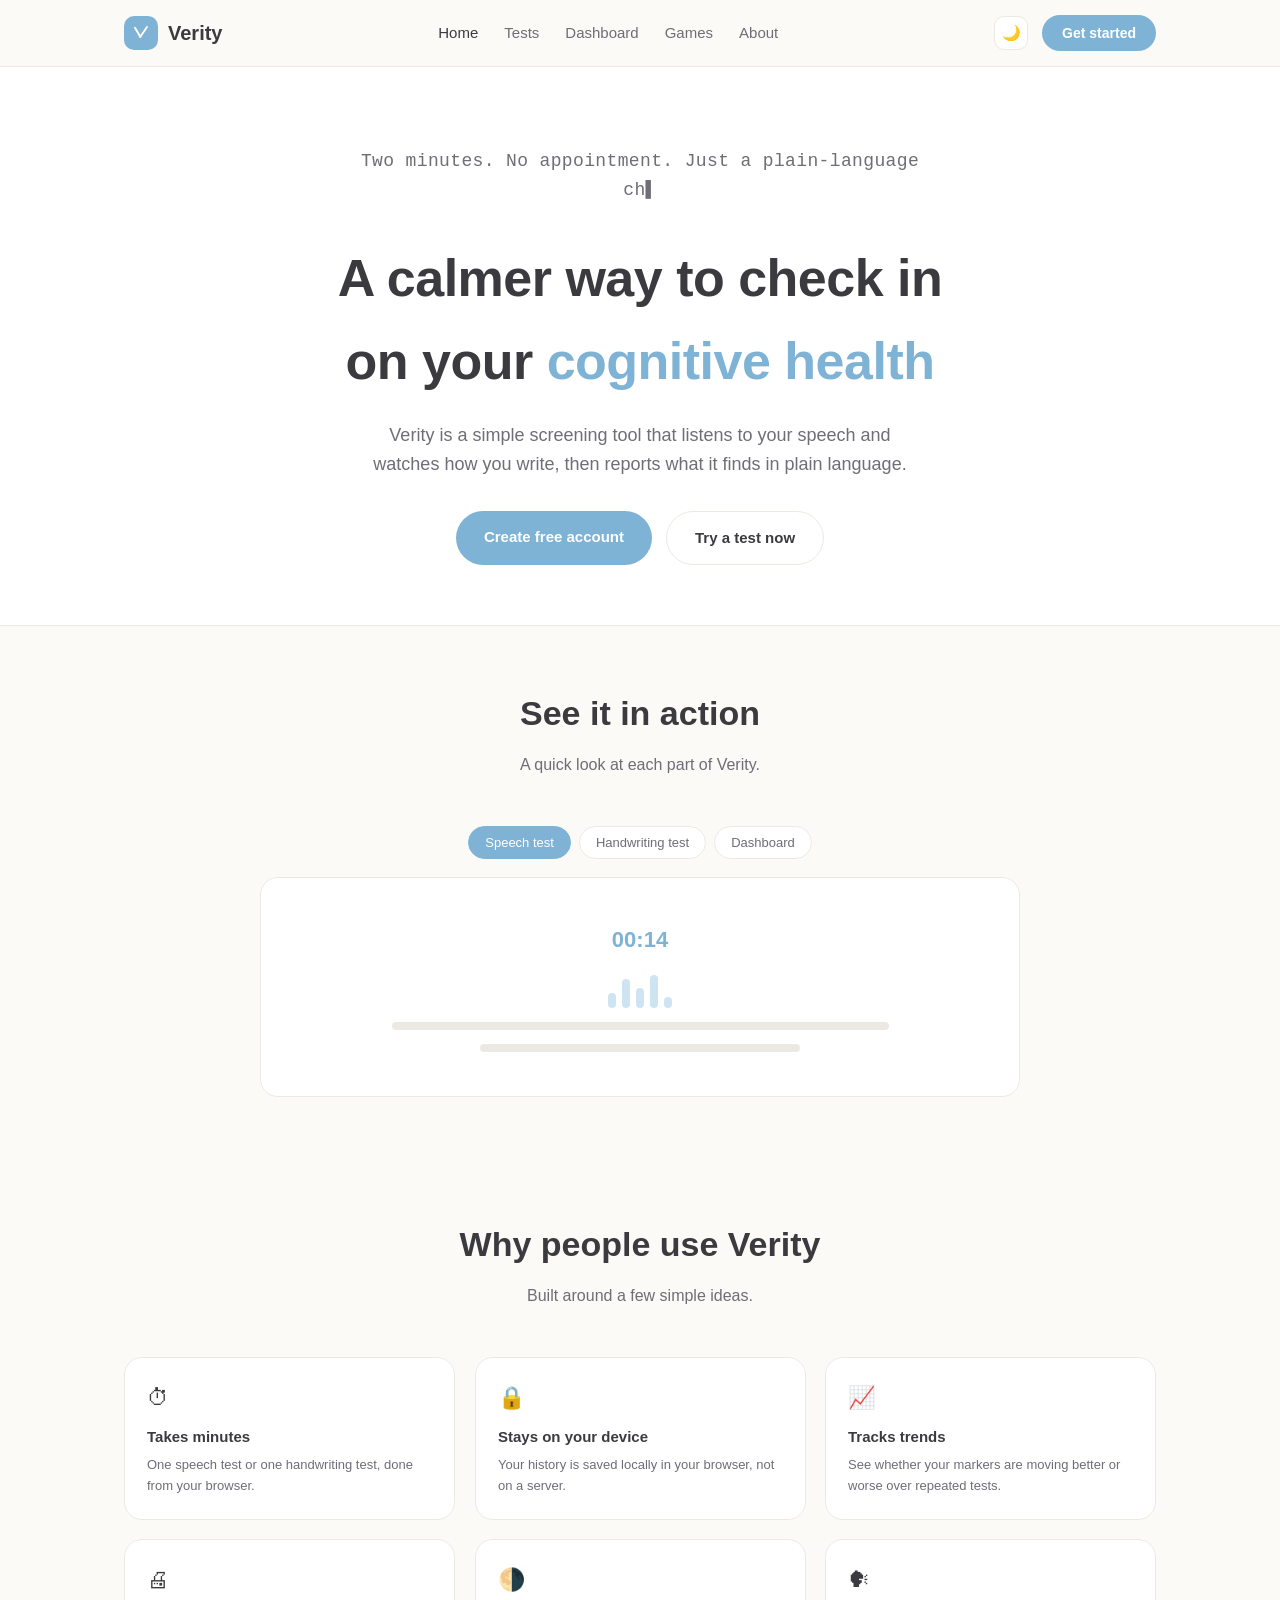
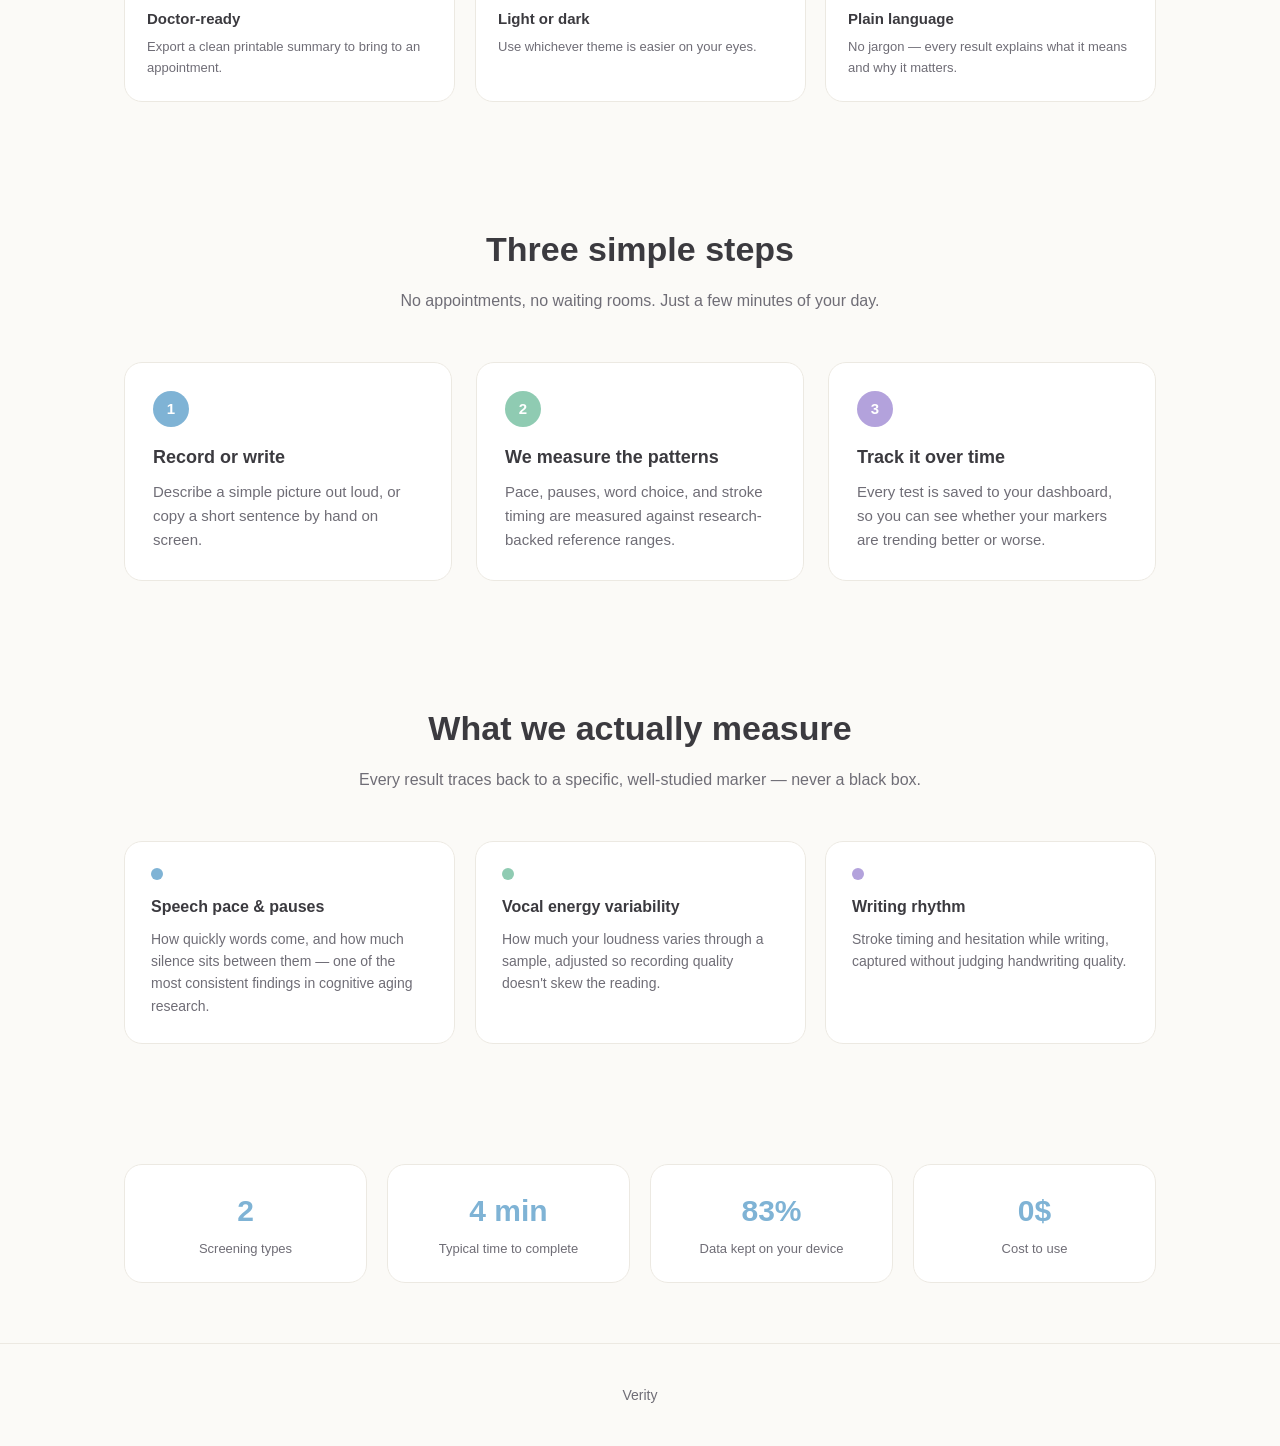
<file: index.html>
<!DOCTYPE html>
<html lang="en">
<head>
<meta charset="UTF-8">
<meta name="viewport" content="width=device-width, initial-scale=1.0">
<title>Verity — Simple Cognitive Health Screening</title>
<link rel="icon" href="data:image/svg+xml,%3Csvg xmlns=%27http://www.w3.org/2000/svg%27 viewBox=%270 0 24 24%27%3E%3Crect width=%2724%27 height=%2724%27 rx=%276%27 fill=%27%237fb3d5%27/%3E%3Cpath d=%27M5 6 L11.5 17 L19 5%27 stroke=%27white%27 stroke-width=%272.6%27 stroke-linecap=%27round%27 stroke-linejoin=%27round%27 fill=%27none%27/%3E%3Ccircle cx=%2711.5%27 cy=%2717%27 r=%271.5%27 fill=%27white%27/%3E%3C/svg%3E">
<link rel="stylesheet" href="styles.css">
</head>
<body>

<header>
  <nav>
    <a href="index.html" class="logo"><div class="logo-mark"><svg viewBox="0 0 24 24" width="18" height="18" fill="none" xmlns="http://www.w3.org/2000/svg"><path d="M4 5 L11 17 L20 4" stroke="white" stroke-width="2.6" stroke-linecap="round" stroke-linejoin="round"/><circle cx="11" cy="17" r="1.5" fill="white"/></svg></div>Verity</a>
    <div class="nav-links">
      <a href="index.html" class="active">Home</a>
      <a href="tests.html">Tests</a>
      <a href="dashboard.html">Dashboard</a>
    <a href="games.html">Games</a>
    <a href="about.html">About</a>
    </div>
    <div class="nav-right"><span id="theme-toggle-slot"></span><span id="nav-user-slot"></span></div>
  </nav>
</header>

<section class="hero">
  <div class="container">
    <p class="typewriter-line" data-typewriter="Two minutes. No appointment. Just a plain-language check-in."></p>
    <h1>A calmer way to check in<br>on your <span class="flip-word" id="flip-word"></span></h1>
    <p>Verity is a simple screening tool that listens to your speech and watches how you write, then reports what it finds in plain language.</p>
    <div class="hero-actions">
      <a href="signup.html" class="btn btn-primary magnetic-btn">Create free account</a>
      <a href="tests.html" class="btn btn-secondary magnetic-btn">Try a test now</a>
    </div>
  </div>
</section>

<section>
  <div class="container">
    <div class="section-title">
      <h2>See it in action</h2>
      <p>A quick look at each part of Verity.</p>
    </div>
    <div class="clip-tabs">
      <div class="clip-tab-buttons" id="clip-tab-buttons">
        <button class="clip-tab-btn active" data-tab="speech">Speech test</button>
        <button class="clip-tab-btn" data-tab="handwriting">Handwriting test</button>
        <button class="clip-tab-btn" data-tab="dashboard">Dashboard</button>
      </div>
      <div class="clip-tab-stage" id="clip-tab-stage">
        <div class="clip-tab-panel active" data-tab="speech">
          <div class="clip-tab-mock speech-mock">
            <div class="mock-timer">00:14</div>
            <div class="mock-vol"><span></span><span></span><span></span><span></span><span></span></div>
            <div class="mock-line"></div>
            <div class="mock-line short"></div>
          </div>
        </div>
        <div class="clip-tab-panel" data-tab="handwriting">
          <div class="clip-tab-mock handwriting-mock">
            <svg viewBox="0 0 300 120" width="100%" height="100%"><path d="M20 90 Q 60 20 100 80 T 180 70 T 260 90" stroke="#7fb3d5" stroke-width="4" fill="none" stroke-linecap="round"/></svg>
          </div>
        </div>
        <div class="clip-tab-panel" data-tab="dashboard">
          <div class="clip-tab-mock dashboard-mock">
            <div class="mock-bar" style="height:40%;"></div>
            <div class="mock-bar" style="height:65%;"></div>
            <div class="mock-bar" style="height:35%;"></div>
            <div class="mock-bar" style="height:55%;"></div>
            <div class="mock-bar" style="height:25%;"></div>
          </div>
        </div>
      </div>
    </div>
  </div>
</section>

<section>
  <div class="container">
    <div class="section-title">
      <h2>Why people use Verity</h2>
      <p>Built around a few simple ideas.</p>
    </div>
    <div class="features-grid">
      <div class="feature-card tilt-card"><div class="feature-icon">⏱</div><h4>Takes minutes</h4><p>One speech test or one handwriting test, done from your browser.</p></div>
      <div class="feature-card tilt-card"><div class="feature-icon">🔒</div><h4>Stays on your device</h4><p>Your history is saved locally in your browser, not on a server.</p></div>
      <div class="feature-card tilt-card"><div class="feature-icon">📈</div><h4>Tracks trends</h4><p>See whether your markers are moving better or worse over repeated tests.</p></div>
      <div class="feature-card tilt-card"><div class="feature-icon">🖨</div><h4>Doctor-ready</h4><p>Export a clean printable summary to bring to an appointment.</p></div>
      <div class="feature-card tilt-card"><div class="feature-icon">🌗</div><h4>Light or dark</h4><p>Use whichever theme is easier on your eyes.</p></div>
      <div class="feature-card tilt-card"><div class="feature-icon">🗣</div><h4>Plain language</h4><p>No jargon — every result explains what it means and why it matters.</p></div>
    </div>
  </div>
</section>

<section id="how">
  <div class="container">
    <div class="section-title">
      <h2>Three simple steps</h2>
      <p>No appointments, no waiting rooms. Just a few minutes of your day.</p>
    </div>
    <div class="steps">
      <div class="step-card">
        <div class="step-num">1</div>
        <h3>Record or write</h3>
        <p>Describe a simple picture out loud, or copy a short sentence by hand on screen.</p>
      </div>
      <div class="step-card">
        <div class="step-num">2</div>
        <h3>We measure the patterns</h3>
        <p>Pace, pauses, word choice, and stroke timing are measured against research-backed reference ranges.</p>
      </div>
      <div class="step-card">
        <div class="step-num">3</div>
        <h3>Track it over time</h3>
        <p>Every test is saved to your dashboard, so you can see whether your markers are trending better or worse.</p>
      </div>
    </div>
  </div>
</section>

<section>
  <div class="container">
    <div class="section-title">
      <h2>What we actually measure</h2>
      <p>Every result traces back to a specific, well-studied marker — never a black box.</p>
    </div>
    <div class="markers">
      <div class="marker-card">
        <div class="marker-dot"></div>
        <h4>Speech pace &amp; pauses</h4>
        <p>How quickly words come, and how much silence sits between them — one of the most consistent findings in cognitive aging research.</p>
      </div>
      <div class="marker-card">
        <div class="marker-dot"></div>
        <h4>Vocal energy variability</h4>
        <p>How much your loudness varies through a sample, adjusted so recording quality doesn't skew the reading.</p>
      </div>
      <div class="marker-card">
        <div class="marker-dot"></div>
        <h4>Writing rhythm</h4>
        <p>Stroke timing and hesitation while writing, captured without judging handwriting quality.</p>
      </div>
    </div>
  </div>
</section>

<section>
  <div class="container">
    <div class="counters-row">
      <div class="stat-counter"><div class="counter-num" data-target="2" data-suffix="">0</div><div class="counter-label">Screening types</div></div>
      <div class="stat-counter"><div class="counter-num" data-target="5" data-suffix=" min">0</div><div class="counter-label">Typical time to complete</div></div>
      <div class="stat-counter"><div class="counter-num" data-target="100" data-suffix="%">0</div><div class="counter-label">Data kept on your device</div></div>
      <div class="stat-counter"><div class="counter-num" data-target="0" data-suffix="$">0</div><div class="counter-label">Cost to use</div></div>
    </div>
  </div>
</section>

<footer>
  <div class="container">
    Verity
  </div>
</footer>

<script src="app.js"></script>
<script>
  /* Text flip — cycles the highlighted headline word/phrase, re-implementing
     the ContainerTextFlip idea without framer-motion: fade+slide swap. */
  (function(){
    var el = document.getElementById('flip-word');
    if(!el) return;
    var words = ['cognitive health', 'memory', 'speech patterns', 'handwriting'];
    var idx = 0;
    el.textContent = words[0];
    setInterval(function(){
      idx = (idx + 1) % words.length;
      el.classList.add('flip-out');
      setTimeout(function(){
        el.textContent = words[idx];
        el.classList.remove('flip-out');
        el.classList.add('flip-in');
        setTimeout(function(){ el.classList.remove('flip-in'); }, 250);
      }, 200);
    }, 2600);
  })();

  /* Animated counters — count up from 0 to their target once scrolled
     into view, instead of showing a static number. */
  (function(){
    var counters = document.querySelectorAll('.counter-num');
    if(!counters.length) return;
    var reduced = window.matchMedia && window.matchMedia('(prefers-reduced-motion: reduce)').matches;
    function animate(el){
      var target = parseFloat(el.getAttribute('data-target'));
      var suffix = el.getAttribute('data-suffix') || '';
      if(reduced){ el.textContent = target + suffix; return; }
      var start = performance.now(), dur = 900;
      function step(now){
        var p = Math.min(1, (now - start) / dur);
        var eased = 1 - Math.pow(1 - p, 3);
        el.textContent = Math.round(target * eased) + suffix;
        if(p < 1) requestAnimationFrame(step);
      }
      requestAnimationFrame(step);
    }
    if('IntersectionObserver' in window){
      var obs = new IntersectionObserver(function(entries){
        entries.forEach(function(entry){
          if(entry.isIntersecting){ animate(entry.target); obs.unobserve(entry.target); }
        });
      }, { threshold: 0.4 });
      counters.forEach(function(c){ obs.observe(c); });
    } else {
      counters.forEach(animate);
    }
  })();

  /* Clipped tab showcase — re-implementation of the clipped-video-tab idea
     (no real product video here, so it clips between illustrative mockup
     panels) using clip-path instead of framer-motion. */
  (function(){
    var buttonsWrap = document.getElementById('clip-tab-buttons');
    if(!buttonsWrap) return;
    var buttons = buttonsWrap.querySelectorAll('.clip-tab-btn');
    var panels = document.querySelectorAll('.clip-tab-panel');
    buttons.forEach(function(btn){
      btn.addEventListener('click', function(){
        var tab = btn.getAttribute('data-tab');
        buttons.forEach(function(b){ b.classList.toggle('active', b === btn); });
        panels.forEach(function(p){
          var match = p.getAttribute('data-tab') === tab;
          if(match){
            p.classList.add('active');
            p.style.clipPath = 'inset(0 0 0 0)';
          } else {
            p.classList.remove('active');
          }
        });
      });
    });
  })();
</script>
</body>
</html>
</file>
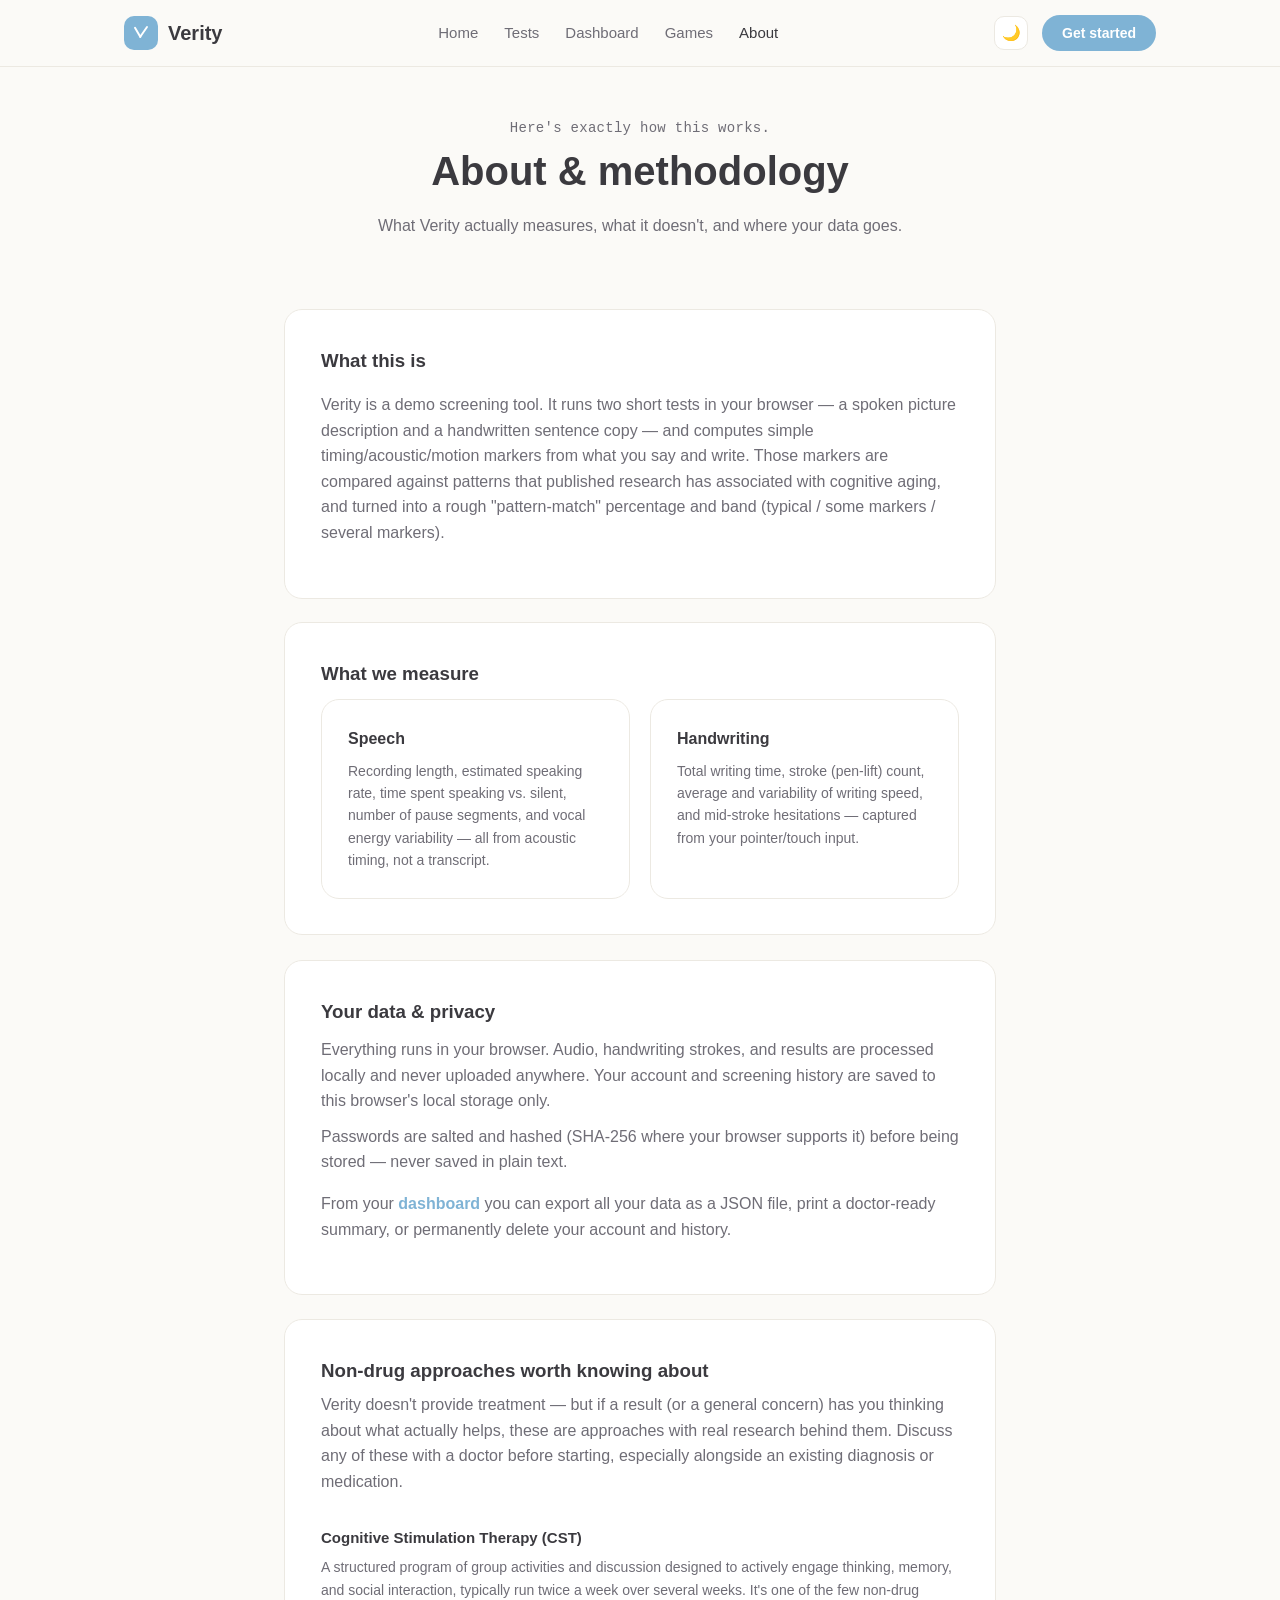
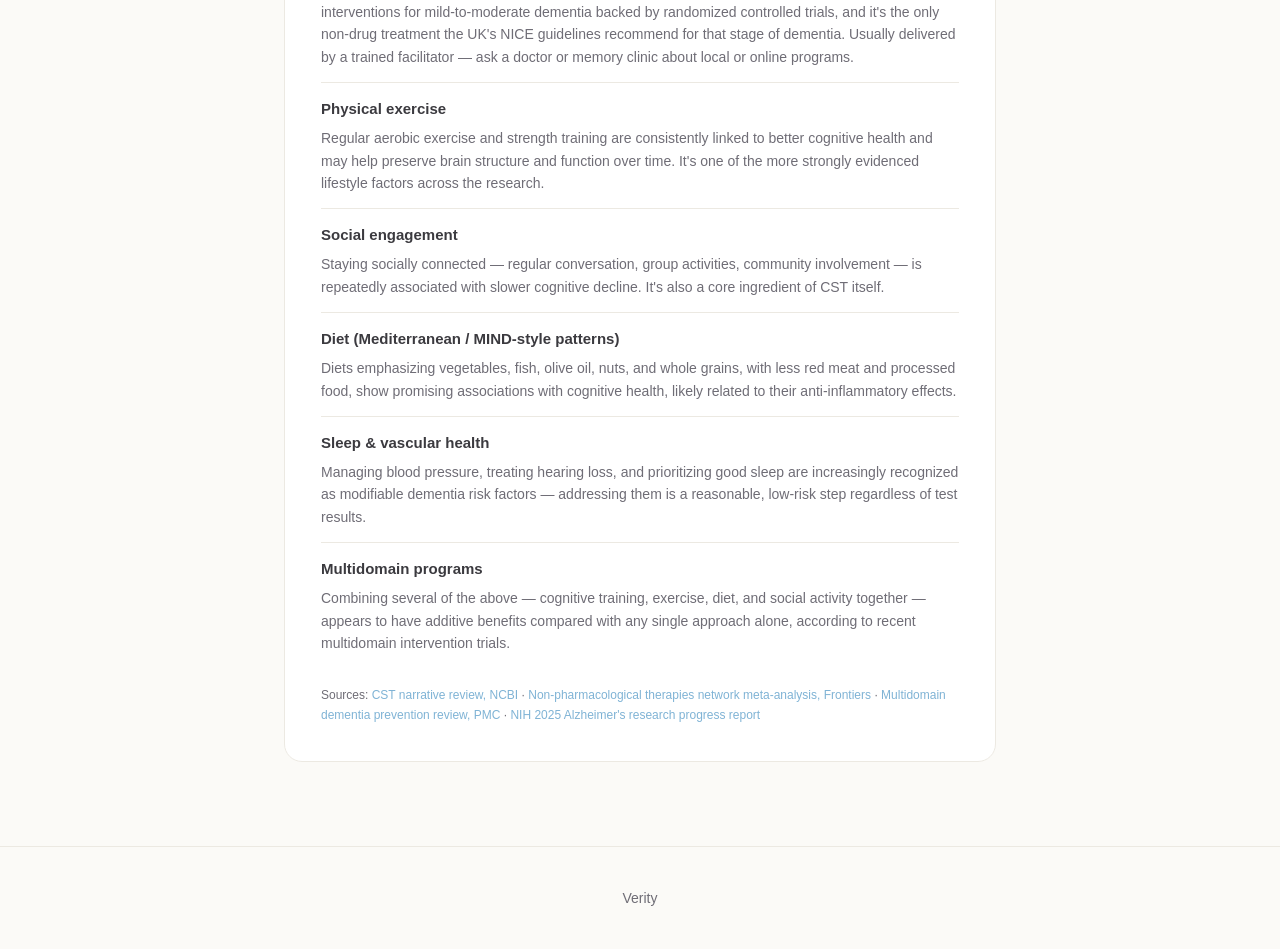
<file: about.html>
<!DOCTYPE html>
<html lang="en">
<head>
<meta charset="UTF-8">
<meta name="viewport" content="width=device-width, initial-scale=1.0">
<title>About &amp; methodology · Verity</title>
<link rel="icon" href="data:image/svg+xml,%3Csvg xmlns=%27http://www.w3.org/2000/svg%27 viewBox=%270 0 24 24%27%3E%3Crect width=%2724%27 height=%2724%27 rx=%276%27 fill=%27%237fb3d5%27/%3E%3Cpath d=%27M5 6 L11.5 17 L19 5%27 stroke=%27white%27 stroke-width=%272.6%27 stroke-linecap=%27round%27 stroke-linejoin=%27round%27 fill=%27none%27/%3E%3Ccircle cx=%2711.5%27 cy=%2717%27 r=%271.5%27 fill=%27white%27/%3E%3C/svg%3E">
<link rel="stylesheet" href="styles.css">
</head>
<body>

<header>
  <nav>
    <a href="index.html" class="logo"><div class="logo-mark"><svg viewBox="0 0 24 24" width="18" height="18" fill="none" xmlns="http://www.w3.org/2000/svg"><path d="M4 5 L11 17 L20 4" stroke="white" stroke-width="2.6" stroke-linecap="round" stroke-linejoin="round"/><circle cx="11" cy="17" r="1.5" fill="white"/></svg></div>Verity</a>
    <div class="nav-links">
      <a href="index.html">Home</a>
      <a href="tests.html">Tests</a>
      <a href="dashboard.html">Dashboard</a>
      <a href="games.html">Games</a>
    <a href="about.html" class="active">About</a>
    </div>
    <div class="nav-right"><span id="theme-toggle-slot"></span><span id="nav-user-slot"></span></div>
  </nav>
</header>

<div class="page-header">
  <p class="typewriter-line" data-typewriter="Here's exactly how this works." style="text-align:center;"></p>
  <h1>About &amp; methodology</h1>
  <p>What Verity actually measures, what it doesn't, and where your data goes.</p>
</div>

<section>
  <div class="container" style="max-width:760px;">

    <div class="runner-card" style="max-width:none;margin-bottom:24px;">
      <h3 style="margin:0 0 10px;">What this is</h3>
      <p style="color:var(--text-soft);">Verity is a demo screening tool. It runs two short tests in your browser — a spoken picture description and a handwritten sentence copy — and computes simple timing/acoustic/motion markers from what you say and write. Those markers are compared against patterns that published research has associated with cognitive aging, and turned into a rough "pattern-match" percentage and band (typical / some markers / several markers).</p>
    </div>

    <div class="runner-card" style="max-width:none;margin-bottom:24px;">
      <h3 style="margin:0 0 10px;">What we measure</h3>
      <div class="markers" style="grid-template-columns:1fr 1fr;">
        <div class="marker-card" style="border:1px solid var(--border);">
          <h4>Speech</h4>
          <p>Recording length, estimated speaking rate, time spent speaking vs. silent, number of pause segments, and vocal energy variability — all from acoustic timing, not a transcript.</p>
        </div>
        <div class="marker-card" style="border:1px solid var(--border);">
          <h4>Handwriting</h4>
          <p>Total writing time, stroke (pen-lift) count, average and variability of writing speed, and mid-stroke hesitations — captured from your pointer/touch input.</p>
        </div>
      </div>
    </div>

    <div class="runner-card" style="max-width:none;margin-bottom:24px;">
      <h3 style="margin:0 0 10px;">Your data &amp; privacy</h3>
      <p style="color:var(--text-soft);margin:0 0 10px;">Everything runs in your browser. Audio, handwriting strokes, and results are processed locally and never uploaded anywhere. Your account and screening history are saved to this browser's local storage only.</p>
      <p style="color:var(--text-soft);margin:0 0 10px;">Passwords are salted and hashed (SHA-256 where your browser supports it) before being stored — never saved in plain text.</p>
      <p style="color:var(--text-soft);">From your <a href="dashboard.html" style="color:var(--blue-deep);font-weight:600;">dashboard</a> you can export all your data as a JSON file, print a doctor-ready summary, or permanently delete your account and history.</p>
    </div>

    <div class="runner-card" style="max-width:none;margin-bottom:24px;">
      <h3 style="margin:0 0 6px;">Non-drug approaches worth knowing about</h3>
      <p style="color:var(--text-soft);margin:0 0 18px;">Verity doesn't provide treatment — but if a result (or a general concern) has you thinking about what actually helps, these are approaches with real research behind them. Discuss any of these with a doctor before starting, especially alongside an existing diagnosis or medication.</p>

      <div class="approach-item">
        <h4>Cognitive Stimulation Therapy (CST)</h4>
        <p>A structured program of group activities and discussion designed to actively engage thinking, memory, and social interaction, typically run twice a week over several weeks. It's one of the few non-drug interventions for mild-to-moderate dementia backed by randomized controlled trials, and it's the only non-drug treatment the UK's NICE guidelines recommend for that stage of dementia. Usually delivered by a trained facilitator — ask a doctor or memory clinic about local or online programs.</p>
      </div>

      <div class="approach-item">
        <h4>Physical exercise</h4>
        <p>Regular aerobic exercise and strength training are consistently linked to better cognitive health and may help preserve brain structure and function over time. It's one of the more strongly evidenced lifestyle factors across the research.</p>
      </div>

      <div class="approach-item">
        <h4>Social engagement</h4>
        <p>Staying socially connected — regular conversation, group activities, community involvement — is repeatedly associated with slower cognitive decline. It's also a core ingredient of CST itself.</p>
      </div>

      <div class="approach-item">
        <h4>Diet (Mediterranean / MIND-style patterns)</h4>
        <p>Diets emphasizing vegetables, fish, olive oil, nuts, and whole grains, with less red meat and processed food, show promising associations with cognitive health, likely related to their anti-inflammatory effects.</p>
      </div>

      <div class="approach-item">
        <h4>Sleep &amp; vascular health</h4>
        <p>Managing blood pressure, treating hearing loss, and prioritizing good sleep are increasingly recognized as modifiable dementia risk factors — addressing them is a reasonable, low-risk step regardless of test results.</p>
      </div>

      <div class="approach-item" style="border-bottom:none;">
        <h4>Multidomain programs</h4>
        <p>Combining several of the above — cognitive training, exercise, diet, and social activity together — appears to have additive benefits compared with any single approach alone, according to recent multidomain intervention trials.</p>
      </div>

      <p style="font-size:12px;color:var(--text-soft);margin:18px 0 0;line-height:1.6;">
        Sources: <a href="https://pmc.ncbi.nlm.nih.gov/articles/PMC4958464/" target="_blank" rel="noopener" style="color:var(--blue-deep);">CST narrative review, NCBI</a> ·
        <a href="https://www.frontiersin.org/journals/aging-neuroscience/articles/10.3389/fnagi.2023.1131744/full" target="_blank" rel="noopener" style="color:var(--blue-deep);">Non-pharmacological therapies network meta-analysis, Frontiers</a> ·
        <a href="https://pmc.ncbi.nlm.nih.gov/articles/PMC12336436/" target="_blank" rel="noopener" style="color:var(--blue-deep);">Multidomain dementia prevention review, PMC</a> ·
        <a href="https://www.nia.nih.gov/about/2025-nih-dementia-research-progress-report" target="_blank" rel="noopener" style="color:var(--blue-deep);">NIH 2025 Alzheimer's research progress report</a>
      </p>
    </div>

  </div>
</section>

<footer>
  <div class="container">Verity</div>
</footer>

<script src="app.js"></script>
</body>
</html>
</file>
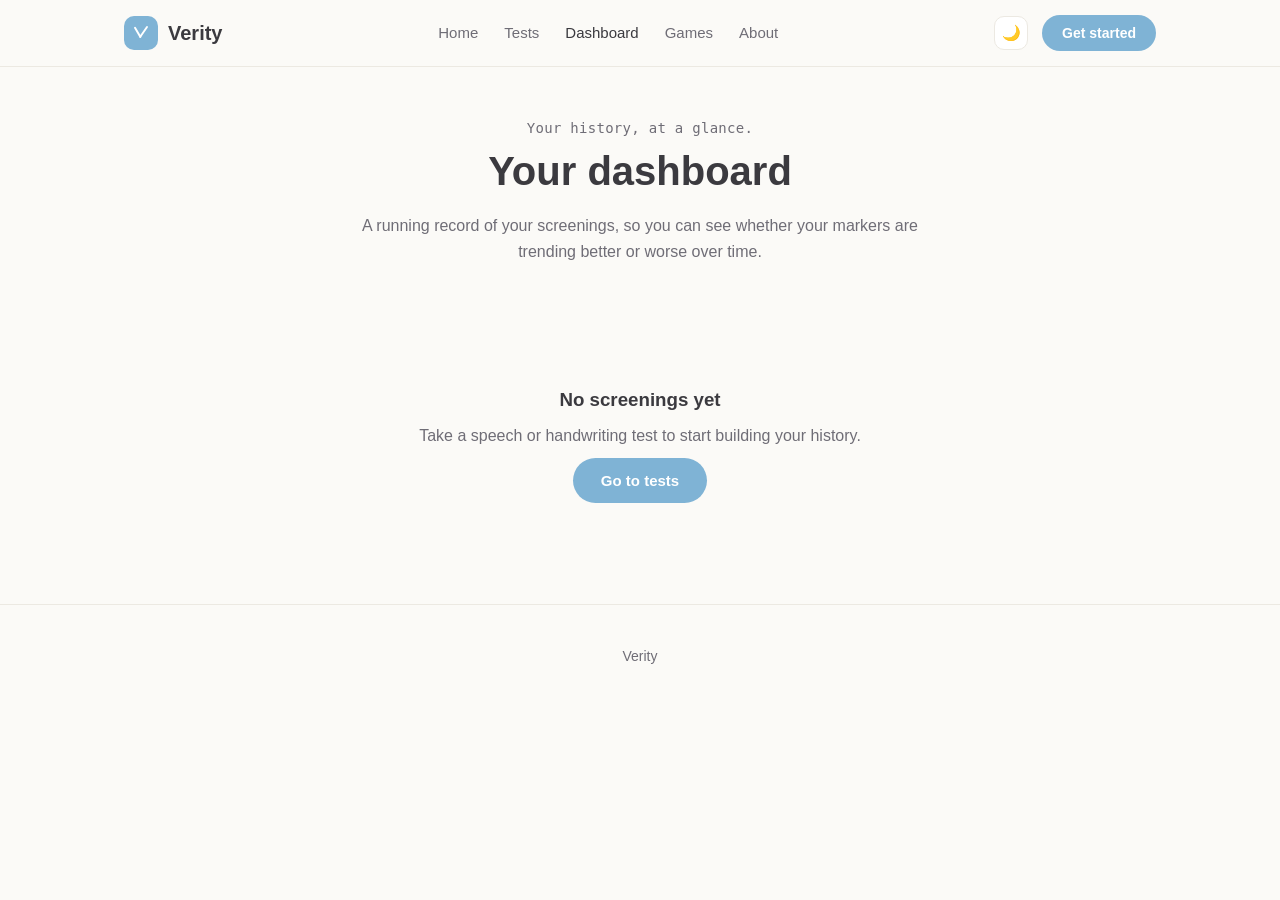
<file: dashboard.html>
<!DOCTYPE html>
<html lang="en">
<head>
<meta charset="UTF-8">
<meta name="viewport" content="width=device-width, initial-scale=1.0">
<title>Dashboard · Verity</title>
<link rel="icon" href="data:image/svg+xml,%3Csvg xmlns=%27http://www.w3.org/2000/svg%27 viewBox=%270 0 24 24%27%3E%3Crect width=%2724%27 height=%2724%27 rx=%276%27 fill=%27%237fb3d5%27/%3E%3Cpath d=%27M5 6 L11.5 17 L19 5%27 stroke=%27white%27 stroke-width=%272.6%27 stroke-linecap=%27round%27 stroke-linejoin=%27round%27 fill=%27none%27/%3E%3Ccircle cx=%2711.5%27 cy=%2717%27 r=%271.5%27 fill=%27white%27/%3E%3C/svg%3E">
<link rel="stylesheet" href="styles.css">
</head>
<body>

<header>
  <nav>
    <a href="index.html" class="logo"><div class="logo-mark"><svg viewBox="0 0 24 24" width="18" height="18" fill="none" xmlns="http://www.w3.org/2000/svg"><path d="M4 5 L11 17 L20 4" stroke="white" stroke-width="2.6" stroke-linecap="round" stroke-linejoin="round"/><circle cx="11" cy="17" r="1.5" fill="white"/></svg></div>Verity</a>
    <div class="nav-links">
      <a href="index.html">Home</a>
      <a href="tests.html">Tests</a>
      <a href="dashboard.html" class="active">Dashboard</a>
      <a href="games.html">Games</a>
    <a href="about.html">About</a>
    </div>
    <div class="nav-right"><span id="theme-toggle-slot"></span><span id="nav-user-slot"></span></div>
  </nav>
</header>

<div class="page-header">
  <p class="typewriter-line" data-typewriter="Your history, at a glance." style="text-align:center;"></p>
  <h1>Your dashboard</h1>
  <p>A running record of your screenings, so you can see whether your markers are trending better or worse over time.</p>
</div>

<section>
  <div class="container">

    <div id="empty-slot"></div>
    <div id="reminder-slot"></div>

    <div id="dash-content" style="display:none;">
      <div style="display:flex;justify-content:space-between;align-items:center;gap:10px;margin-bottom:20px;flex-wrap:wrap;">
        <span id="streak-slot"></span>
        <div style="display:flex;gap:10px;flex-wrap:wrap;">
        <button class="btn btn-secondary btn-sm" onclick="printDoctorSummary()">🖨 Print doctor summary</button>
        <button class="btn btn-secondary btn-sm" onclick="exportData('json')">⬇ Export JSON</button>
        <button class="btn btn-secondary btn-sm" onclick="exportData('csv')">⬇ Export CSV</button>
        <button class="btn btn-secondary btn-sm" onclick="deleteEverything()" style="color:#9c4030;">Delete my data</button>
        </div>
      </div>

      <div class="achievements-row" id="achievements-row"></div>

      <div class="dash-grid">
        <div class="dash-stat">
          <div class="dv" id="stat-count">0</div>
          <div class="dl">Screenings completed</div>
        </div>
        <div class="dash-stat">
          <div class="dv" id="stat-latest">—</div>
          <div class="dl">Most recent score</div>
        </div>
        <div class="dash-stat">
          <div class="dv" id="stat-trend">—</div>
          <div class="dl" id="stat-trend-label">Trend vs. earlier screenings</div>
        </div>
      </div>

      <div class="chart-card">
        <h3>Score over time</h3>
        <p>Lower is better (closer to "typical"). Each dot is one test — speech and handwriting combined.</p>
        <div id="chart-slot"></div>
      </div>

      <div class="history-card">
        <div class="history-row" style="border-bottom:2px solid var(--border);flex-wrap:wrap;gap:12px;">
          <strong>Past screenings</strong>
          <div style="display:flex;align-items:center;gap:10px;flex-wrap:wrap;">
            <select id="filter-modality" onchange="applyHistoryFilters()" style="padding:6px 10px;border-radius:8px;border:1px solid var(--border);background:var(--card);color:var(--text);font-size:13px;">
              <option value="all">All tests</option>
              <option value="speech">Speech only</option>
              <option value="handwriting">Handwriting only</option>
            </select>
            <select id="filter-band" onchange="applyHistoryFilters()" style="padding:6px 10px;border-radius:8px;border:1px solid var(--border);background:var(--card);color:var(--text);font-size:13px;">
              <option value="all">All bands</option>
              <option value="typical">Typical</option>
              <option value="some">Some markers</option>
              <option value="several">Several markers</option>
            </select>
            <a href="#" onclick="clearAllHistory();return false;" style="color:var(--text-soft);font-size:13px;">Clear history</a>
          </div>
        </div>
        <p id="filter-empty" style="display:none;padding:20px 24px;color:var(--text-soft);font-size:14px;">No screenings match this filter.</p>
        <div id="history-list"></div>
      </div>
    </div>

  </div>
</section>

<footer>
  <div class="container">Verity</div>
</footer>

<script src="app.js"></script>
<script>
  document.addEventListener('DOMContentLoaded', renderDashboard);

  function clearAllHistory(){
    if(confirm('Delete all saved screening history from this browser?')){
      safeRemove(LS_HISTORY);
      renderDashboard();
    }
  }

  /* Downloads everything stored for this demo (history + account, no
     password hash) as JSON or CSV — basic "your data belongs to you"
     control, and CSV so it drops straight into a spreadsheet. */
  function exportData(format){
    var history = getHistory();
    var stamp = new Date().toISOString().slice(0,10);
    var blob, filename;

    if(format === 'csv'){
      blob = new Blob([historyToCsv(history)], { type:'text/csv' });
      filename = 'verity-history-' + stamp + '.csv';
    } else {
      var payload = { exportedAt: new Date().toISOString(), user: getUser(), history: history };
      blob = new Blob([JSON.stringify(payload, null, 2)], { type:'application/json' });
      filename = 'verity-data-export-' + stamp + '.json';
    }

    var url = URL.createObjectURL(blob);
    var a = document.createElement('a');
    a.href = url;
    a.download = filename;
    document.body.appendChild(a);
    a.click();
    a.remove();
    URL.revokeObjectURL(url);
    showToast('Downloaded ' + filename);
  }

  function deleteEverything(){
    if(!confirm('This permanently deletes your account and all screening history from this browser. This cannot be undone. Continue?')) return;
    safeRemove(LS_HISTORY);
    safeRemove(LS_USER);
    var user = getUser();
    if(user){
      var remaining = getAccounts().filter(function(a){ return a.username !== user.username; });
      saveAccounts(remaining);
    }
    window.location.href = 'index.html';
  }

  /* A one-page, print-friendly view of the full history — meant to be
     handed to (or printed for) a doctor, since that's the whole point
     of tracking this over time. Opens the browser's native print dialog;
     the person can print to paper or "Save as PDF". */
  function printDoctorSummary(){
    var history = getHistory().slice().sort(function(a,b){ return a.timestamp - b.timestamp; });
    if(!history.length) return;
    var user = getUser();
    var win = window.open('', '_blank');
    if(!win){ alert('Please allow pop-ups to print the summary.'); return; }

    var rows = history.map(function(h){
      var d = new Date(h.timestamp);
      return '<tr>' +
        '<td>' + d.toLocaleDateString() + ' ' + d.toLocaleTimeString(undefined,{hour:'numeric',minute:'2-digit'}) + '</td>' +
        '<td style="text-transform:capitalize;">' + h.modality + '</td>' +
        '<td>' + Math.round(h.probability*100) + '%</td>' +
        '<td>' + bandLabel(h.band) + '</td>' +
      '</tr>';
    }).join('');

    win.document.write(
      '<html><head><title>Verity screening summary</title><style>' +
      'body{font-family:Arial,Helvetica,sans-serif;color:#222;padding:32px;max-width:720px;margin:0 auto;}' +
      'h1{font-size:20px;margin-bottom:2px;} .meta{color:#666;font-size:13px;margin-bottom:20px;}' +
      'table{width:100%;border-collapse:collapse;margin-top:16px;} th,td{border:1px solid #ccc;padding:8px 10px;text-align:left;font-size:13px;}' +
      'th{background:#f4f4f4;} .note{margin-top:24px;font-size:12px;color:#555;line-height:1.5;border-top:1px solid #ccc;padding-top:14px;}' +
      '</style></head><body>' +
      '<h1>Verity screening summary</h1>' +
      '<div class="meta">' + (user ? 'Patient/user: ' + escapeHtml(user.username) + ' &nbsp;·&nbsp; ' : '') + 'Generated ' + new Date().toLocaleString() + ' &nbsp;·&nbsp; ' + history.length + ' screening(s)</div>' +
      '<table><thead><tr><th>Date</th><th>Test</th><th>Score</th><th>Band</th></tr></thead><tbody>' + rows + '</tbody></table>' +
      '</body></html>'
    );
    win.document.close();
    win.focus();
    setTimeout(function(){ win.print(); }, 300);
  }

  /* Encourages retesting: history is only useful as a trend if it's
     actually kept up over time, so nudge if it's been a while. */
  function renderReminder(history){
    var slot = document.getElementById('reminder-slot');
    if(!history.length){ slot.innerHTML = ''; return; }
    var last = history[history.length-1];
    var daysSince = Math.floor((Date.now() - last.timestamp) / 86400000);
    if(daysSince >= 14){
      slot.innerHTML =
        '<div class="disclaimer inline" style="display:flex;justify-content:space-between;align-items:center;gap:16px;flex-wrap:wrap;">' +
          '<span>It\'s been ' + daysSince + ' days since your last screening. Regular check-ins make the trend on this page more meaningful.</span>' +
          '<a href="tests.html" class="btn btn-primary btn-sm" style="white-space:nowrap;">Take a test</a>' +
        '</div>';
    } else {
      slot.innerHTML = '';
    }
  }

  /* Small count-up animation for the top stat numbers — same idea as the
     landing page's animated stats, just reused here since the dashboard
     re-renders these on every load/filter change. */
  function animateStatNumber(el, target, suffix){
    if(!el) return;
    if(window.matchMedia && window.matchMedia('(prefers-reduced-motion: reduce)').matches){
      el.textContent = target + suffix;
      return;
    }
    var start = performance.now(), dur = 700;
    function step(now){
      var p = Math.min(1, (now - start) / dur);
      var eased = 1 - Math.pow(1 - p, 3);
      el.textContent = Math.round(target * eased) + suffix;
      if(p < 1) requestAnimationFrame(step);
    }
    requestAnimationFrame(step);
  }

  function renderDashboard(){
    var history = getHistory().slice().sort(function(a,b){ return a.timestamp - b.timestamp; });
    var emptySlot = document.getElementById('empty-slot');
    var content = document.getElementById('dash-content');

    if(!history.length){
      content.style.display = 'none';
      document.getElementById('reminder-slot').innerHTML = '';
      emptySlot.innerHTML =
        '<div class="empty-state">' +
          '<h3 style="margin:0 0 8px;color:var(--text);">No screenings yet</h3>' +
          '<p style="margin:0 0 20px;">Take a speech or handwriting test to start building your history.</p>' +
          '<a href="tests.html" class="btn btn-primary">Go to tests</a>' +
        '</div>';
      return;
    }
    emptySlot.innerHTML = '';
    content.style.display = 'block';
    renderReminder(history);

    animateStatNumber(document.getElementById('stat-count'), history.length, '');

    var latest = history[history.length-1];
    var latestPct = Math.round(latest.probability*100);
    animateStatNumber(document.getElementById('stat-latest'), latestPct, '%');
    document.getElementById('stat-latest').style.color = bandColor(latest.band);

    var trend = computeTrend(history);
    var trendEl = document.getElementById('stat-trend');
    if(trend.direction === 'up'){
      trendEl.innerHTML = '↑ ' + trend.deltaPct + 'pt';
      trendEl.className = 'dv trend-up';
      document.getElementById('stat-trend-label').textContent = 'Markers trending worse (higher score)';
    } else if(trend.direction === 'down'){
      trendEl.innerHTML = '↓ ' + trend.deltaPct + 'pt';
      trendEl.className = 'dv trend-down';
      document.getElementById('stat-trend-label').textContent = 'Markers trending better (lower score)';
    } else {
      trendEl.innerHTML = '→ stable';
      trendEl.className = 'dv trend-flat';
      document.getElementById('stat-trend-label').textContent = 'Not enough change to call a trend yet';
    }

    document.getElementById('chart-slot').innerHTML = buildChartSvg(history);

    renderStreak(history);
    renderAchievements(history);
    renderHistoryList(history);
  }

  /* Milestone badges — count-based (1/5/10/25 screenings) plus one for
     having tried both modalities at least once. Locked ones show dimmed
     so there's something to work toward, not just a static list. */
  function renderAchievements(history){
    var row = document.getElementById('achievements-row');
    if(!row) return;
    var count = history.length;
    var hasSpeech = history.some(function(h){ return h.modality === 'speech'; });
    var hasWriting = history.some(function(h){ return h.modality === 'handwriting'; });

    var badges = [
      { label: '🥇 First screening', unlocked: count >= 1 },
      { label: '🎯 Both test types tried', unlocked: hasSpeech && hasWriting },
      { label: '⭐ 5 screenings', unlocked: count >= 5 },
      { label: '🏆 10 screenings', unlocked: count >= 10 },
      { label: '💎 25 screenings', unlocked: count >= 25 }
    ];
    row.innerHTML = badges.map(function(b){
      return '<span class="achievement-badge' + (b.unlocked ? '' : ' locked') + '">' + b.label + '</span>';
    }).join('');
  }

  /* Consecutive-week testing streak — counts back from the most recent
     screening how many weeks in a row had at least one test, to encourage
     the regular check-ins that make the trend chart meaningful. */
  function renderStreak(history){
    var slot = document.getElementById('streak-slot');
    if(!slot) return;
    var weeks = {};
    history.forEach(function(h){
      var d = new Date(h.timestamp);
      var weekStart = new Date(d);
      weekStart.setDate(d.getDate() - d.getDay());
      weekStart.setHours(0,0,0,0);
      weeks[weekStart.getTime()] = true;
    });
    var weekKeys = Object.keys(weeks).map(Number).sort(function(a,b){ return b-a; });
    if(!weekKeys.length){ slot.innerHTML = ''; return; }

    var msPerWeek = 7*86400000;
    var thisWeekStart = new Date();
    thisWeekStart.setDate(thisWeekStart.getDate() - thisWeekStart.getDay());
    thisWeekStart.setHours(0,0,0,0);

    var streak = 0;
    var cursor = weekKeys[0];
    // Only counts as an active streak if the most recent tested week is this week or last week.
    if(cursor >= thisWeekStart.getTime() - msPerWeek){
      for(var i=0;i<weekKeys.length;i++){
        if(weekKeys[i] === cursor){
          streak++;
          cursor -= msPerWeek;
        } else if(weekKeys[i] < cursor){
          break;
        }
      }
    }
    slot.innerHTML = streak >= 2
      ? '<span class="streak-badge">🔥 ' + streak + '-week testing streak</span>'
      : '';
  }

  var fullHistory = [];
  var openHistoryId = null;

  function applyHistoryFilters(){
    var modality = document.getElementById('filter-modality').value;
    var band = document.getElementById('filter-band').value;
    var filtered = fullHistory.filter(function(h){
      if(modality !== 'all' && h.modality !== modality) return false;
      if(band !== 'all' && h.band !== band) return false;
      return true;
    });
    document.getElementById('filter-empty').style.display = filtered.length ? 'none' : 'block';
    renderHistoryList(filtered, false);
  }

  function renderHistoryList(history, resetFull){
    if(resetFull !== false) fullHistory = history;
    var listEl = document.getElementById('history-list');
    listEl.innerHTML = history.slice().reverse().map(function(h){
      var pct = Math.round(h.probability*100);
      var date = new Date(h.timestamp);
      var dateStr = date.toLocaleDateString(undefined, {month:'short', day:'numeric', year:'numeric'}) +
                    ' · ' + date.toLocaleTimeString(undefined, {hour:'numeric', minute:'2-digit'});
      var isOpen = openHistoryId === h.id;
      return (
        '<div>' +
          '<div class="history-row" style="cursor:pointer;" onclick="toggleHistoryDetail(\'' + h.id + '\')">' +
            '<div class="history-left">' +
              '<span class="history-tag ' + h.modality + '">' + h.modality + '</span>' +
              '<span class="history-date">' + dateStr + '</span>' +
            '</div>' +
            '<div style="display:flex;align-items:center;gap:12px;">' +
              '<span class="band-pill ' + bandClass(h.band) + '">' + bandLabel(h.band) + '</span>' +
              '<strong style="min-width:44px;text-align:right;color:' + bandColor(h.band) + ';">' + pct + '%</strong>' +
              '<span style="color:var(--text-soft);font-size:12px;">' + (isOpen ? '▲' : '▼') + '</span>' +
            '</div>' +
          '</div>' +
          (isOpen ? '<div style="padding:20px 24px;border-bottom:1px solid var(--border);background:var(--bg);">' + historyDetailHtml(h) + '</div>' : '') +
        '</div>'
      );
    }).join('');
  }

  function toggleHistoryDetail(id){
    openHistoryId = openHistoryId === id ? null : id;
    applyHistoryFilters();
  }

  /* Compares the average score of the most recent screenings against the
     average of the ones before that, so "improvement" vs "worsening" is
     relative to your own history, not an absolute clinical threshold. */
  function computeTrend(history){
    if(history.length < 2) return { direction:'flat', deltaPct:0 };
    var windowSize = Math.max(1, Math.min(3, Math.floor(history.length/2)));
    var recent = history.slice(-windowSize);
    var earlier = history.slice(0, history.length - windowSize);
    if(!earlier.length) return { direction:'flat', deltaPct:0 };

    var avg = function(arr){ return arr.reduce(function(a,b){return a+b.probability;},0)/arr.length; };
    var recentAvg = avg(recent);
    var earlierAvg = avg(earlier);
    var delta = recentAvg - earlierAvg;
    var deltaPct = Math.round(Math.abs(delta)*100);

    if(deltaPct < 4) return { direction:'flat', deltaPct:deltaPct };
    return { direction: delta > 0 ? 'up' : 'down', deltaPct: deltaPct };
  }

  function buildChartSvg(history){
    var w = 960, h = 220, pad = 30;
    var n = history.length;
    // probability 0..1 -> chart y; higher probability draws higher on the chart (worse)
    var points = history.map(function(hh, i){
      var x = n === 1 ? w/2 : pad + (i/(n-1)) * (w - pad*2);
      var y = pad + (1 - hh.probability) * (h - pad*2);
      return { x:x, y:y, entry:hh };
    });

    var linePath = points.map(function(p,i){ return (i===0?'M':'L') + p.x.toFixed(1) + ',' + p.y.toFixed(1); }).join(' ');
    var dots = points.map(function(p){
      return '<circle cx="' + p.x.toFixed(1) + '" cy="' + p.y.toFixed(1) + '" r="5" fill="' + bandColor(p.entry.band) + '" stroke="white" stroke-width="2"></circle>';
    }).join('');

    var gridLines = [0.2,0.4,0.6,0.8].map(function(f){
      var y = pad + f * (h - pad*2);
      return '<line x1="' + pad + '" y1="' + y.toFixed(1) + '" x2="' + (w-pad) + '" y2="' + y.toFixed(1) + '" stroke="var(--border)" stroke-width="1"></line>';
    }).join('');

    return (
      '<svg viewBox="0 0 ' + w + ' ' + h + '" style="width:100%;height:auto;" preserveAspectRatio="xMidYMid meet">' +
        gridLines +
        '<path d="' + linePath + '" fill="none" stroke="#b3a2dc" stroke-width="2.5"></path>' +
        dots +
      '</svg>' +
      '<div style="display:flex;justify-content:space-between;font-size:12px;color:var(--text-soft);margin-top:4px;">' +
        '<span>Higher on the chart = higher score (worth discussing)</span>' +
        '<span>Lower on the chart = typical range</span>' +
      '</div>'
    );
  }
</script>
</body>
</html>
</file>
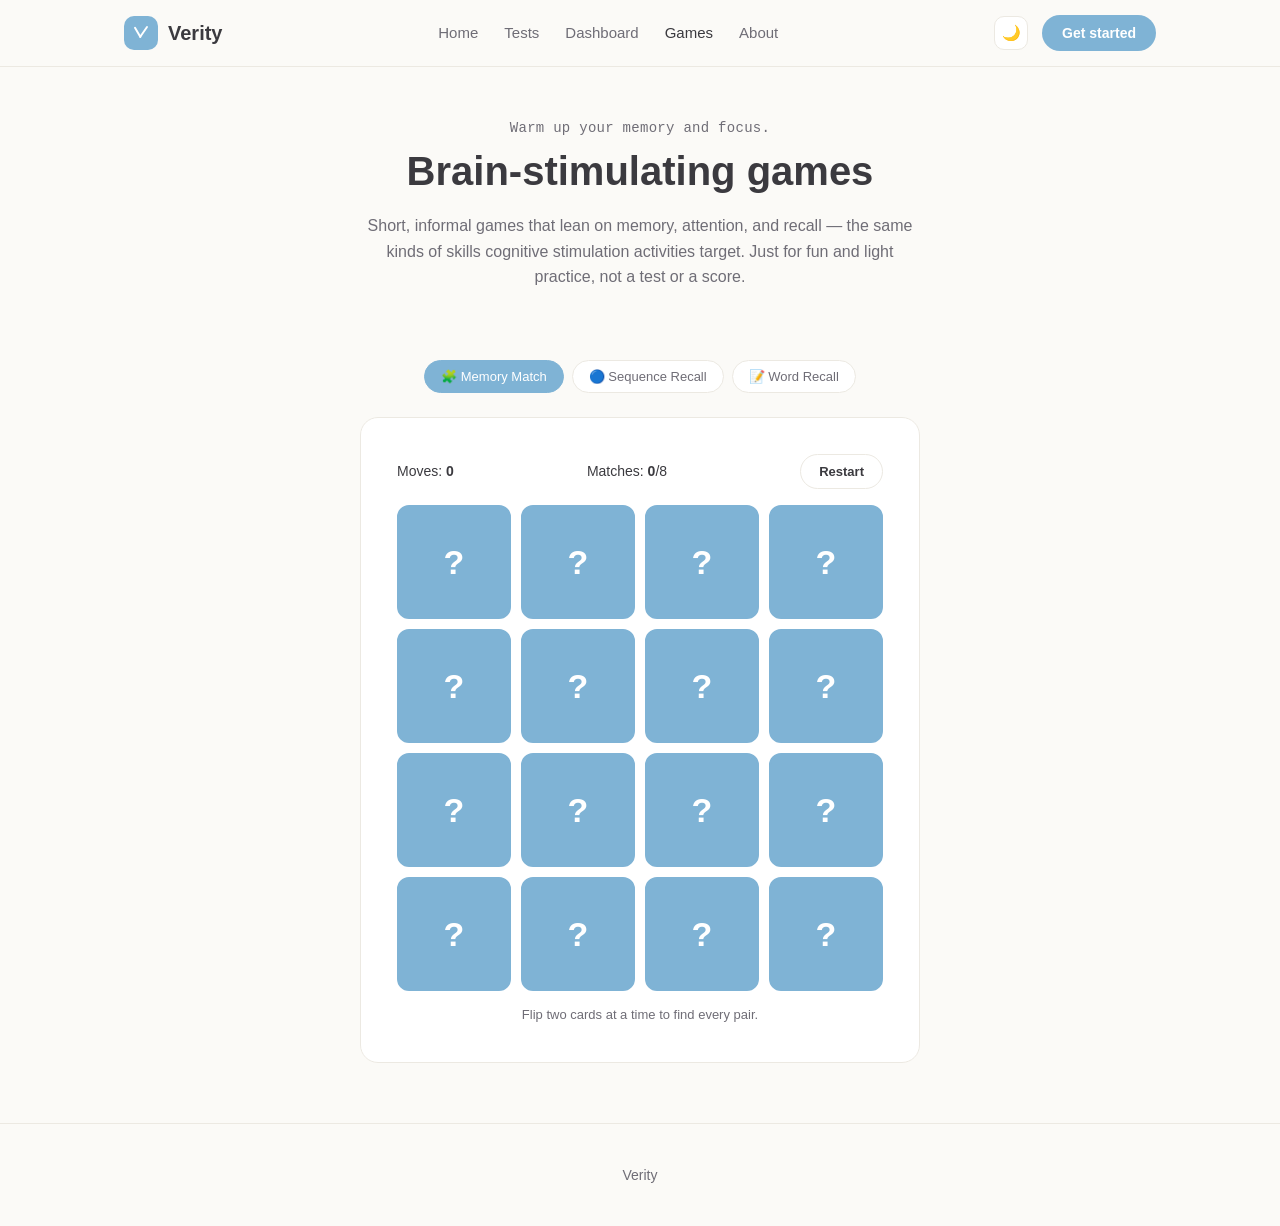
<file: games.html>
<!DOCTYPE html>
<html lang="en">
<head>
<meta charset="UTF-8">
<meta name="viewport" content="width=device-width, initial-scale=1.0">
<title>Brain games · Verity</title>
<link rel="icon" href="data:image/svg+xml,%3Csvg xmlns=%27http://www.w3.org/2000/svg%27 viewBox=%270 0 24 24%27%3E%3Crect width=%2724%27 height=%2724%27 rx=%276%27 fill=%27%237fb3d5%27/%3E%3Cpath d=%27M5 6 L11.5 17 L19 5%27 stroke=%27white%27 stroke-width=%272.6%27 stroke-linecap=%27round%27 stroke-linejoin=%27round%27 fill=%27none%27/%3E%3Ccircle cx=%2711.5%27 cy=%2717%27 r=%271.5%27 fill=%27white%27/%3E%3C/svg%3E">
<link rel="stylesheet" href="styles.css">
</head>
<body>

<header>
  <nav>
    <a href="index.html" class="logo"><div class="logo-mark"><svg viewBox="0 0 24 24" width="18" height="18" fill="none" xmlns="http://www.w3.org/2000/svg"><path d="M4 5 L11 17 L20 4" stroke="white" stroke-width="2.6" stroke-linecap="round" stroke-linejoin="round"/><circle cx="11" cy="17" r="1.5" fill="white"/></svg></div>Verity</a>
    <div class="nav-links">
      <a href="index.html">Home</a>
      <a href="tests.html">Tests</a>
      <a href="dashboard.html">Dashboard</a>
      <a href="games.html" class="active">Games</a>
      <a href="about.html">About</a>
    </div>
    <div class="nav-right"><span id="theme-toggle-slot"></span><span id="nav-user-slot"></span></div>
  </nav>
</header>

<div class="page-header">
  <p class="typewriter-line" data-typewriter="Warm up your memory and focus." style="text-align:center;"></p>
  <h1>Brain-stimulating games</h1>
  <p>Short, informal games that lean on memory, attention, and recall — the same kinds of skills cognitive stimulation activities target. Just for fun and light practice, not a test or a score.</p>
</div>

<section>
  <div class="container">
    <div class="game-tab-buttons" id="game-tab-buttons">
      <button class="clip-tab-btn active" data-game="match">🧩 Memory Match</button>
      <button class="clip-tab-btn" data-game="sequence">🔵 Sequence Recall</button>
      <button class="clip-tab-btn" data-game="words">📝 Word Recall</button>
    </div>

    <!-- MEMORY MATCH -->
    <div class="game-panel" data-game="match">
      <div class="runner-card" style="max-width:560px;">
        <div class="game-stats-row">
          <span>Moves: <strong id="match-moves">0</strong></span>
          <span>Matches: <strong id="match-found">0</strong>/8</span>
          <button class="btn btn-secondary btn-sm" onclick="startMatchGame()">Restart</button>
        </div>
        <div class="match-grid" id="match-grid"></div>
        <p id="match-status" style="text-align:center;color:var(--text-soft);font-size:13px;margin:14px 0 0;">Flip two cards at a time to find every pair.</p>
      </div>
    </div>

    <!-- SEQUENCE RECALL -->
    <div class="game-panel" data-game="sequence" style="display:none;">
      <div class="runner-card" style="max-width:420px;text-align:center;">
        <p style="color:var(--text-soft);margin:0 0 16px;">Watch the pattern light up, then repeat it in the same order. Each round adds one more step.</p>
        <div class="seq-grid" id="seq-grid">
          <div class="seq-btn" data-idx="0" style="background:var(--blue);"></div>
          <div class="seq-btn" data-idx="1" style="background:var(--mint);"></div>
          <div class="seq-btn" data-idx="2" style="background:var(--lavender);"></div>
          <div class="seq-btn" data-idx="3" style="background:var(--peach);"></div>
        </div>
        <p style="margin:18px 0 6px;font-size:14px;">Round <strong id="seq-round">0</strong> · Best: <strong id="seq-best">0</strong></p>
        <button class="btn btn-primary" id="seq-start-btn" onclick="startSequenceGame()">Start</button>
      </div>
    </div>

    <!-- WORD RECALL -->
    <div class="game-panel" data-game="words" style="display:none;">
      <div class="runner-card" style="max-width:520px;">
        <div id="words-stage">
          <p style="color:var(--text-soft);margin:0 0 16px;">You'll see 6 words for a few seconds. Once they're hidden, type as many as you remember.</p>
          <button class="btn btn-primary" style="width:100%;" onclick="startWordGame()">Start</button>
        </div>
      </div>
    </div>
  </div>
</section>

<footer>
  <div class="container">Verity</div>
</footer>

<script src="app.js"></script>
<script>
  /* ---------- tab switching ---------- */
  (function(){
    var buttons = document.querySelectorAll('#game-tab-buttons .clip-tab-btn');
    var panels = document.querySelectorAll('.game-panel');
    buttons.forEach(function(btn){
      btn.addEventListener('click', function(){
        var game = btn.getAttribute('data-game');
        buttons.forEach(function(b){ b.classList.toggle('active', b === btn); });
        panels.forEach(function(p){ p.style.display = (p.getAttribute('data-game') === game) ? 'block' : 'none'; });
      });
    });
  })();

  /* ============ MEMORY MATCH ============ */
  var matchState = { first:null, second:null, found:0, moves:0, locked:false };
  var MATCH_EMOJI = ['🌻','🍎','🐘','🎧','☂️','🚲','🍩','🎈'];
  document.addEventListener('DOMContentLoaded', startMatchGame);

  function shuffle(arr){
    var a = arr.slice();
    for(var i=a.length-1;i>0;i--){
      var j = Math.floor(Math.random()*(i+1));
      var t = a[i]; a[i]=a[j]; a[j]=t;
    }
    return a;
  }

  function startMatchGame(){
    matchState = { first:null, second:null, found:0, moves:0, locked:false };
    document.getElementById('match-moves').textContent = '0';
    document.getElementById('match-found').textContent = '0';
    document.getElementById('match-status').textContent = 'Flip two cards at a time to find every pair.';
    var deck = shuffle(MATCH_EMOJI.concat(MATCH_EMOJI));
    var grid = document.getElementById('match-grid');
    grid.innerHTML = deck.map(function(emoji, i){
      return '<button class="match-card" data-idx="' + i + '" data-emoji="' + emoji + '" onclick="flipMatchCard(' + i + ')">?</button>';
    }).join('');
  }

  function flipMatchCard(idx){
    if(matchState.locked) return;
    var card = document.querySelector('.match-card[data-idx="' + idx + '"]');
    if(!card || card.classList.contains('flipped') || card.classList.contains('matched')) return;

    card.classList.add('flipped');
    card.textContent = card.getAttribute('data-emoji');

    if(matchState.first === null){
      matchState.first = idx;
      return;
    }
    matchState.second = idx;
    matchState.moves++;
    document.getElementById('match-moves').textContent = matchState.moves;
    matchState.locked = true;

    var firstCard = document.querySelector('.match-card[data-idx="' + matchState.first + '"]');
    var secondCard = card;

    if(firstCard.getAttribute('data-emoji') === secondCard.getAttribute('data-emoji')){
      firstCard.classList.add('matched');
      secondCard.classList.add('matched');
      matchState.found++;
      document.getElementById('match-found').textContent = matchState.found;
      matchState.first = null; matchState.second = null; matchState.locked = false;
      if(matchState.found === MATCH_EMOJI.length){
        document.getElementById('match-status').textContent = 'Nice — found every pair in ' + matchState.moves + ' moves!';
        celebrateTypicalResult();
      }
    } else {
      setTimeout(function(){
        firstCard.classList.remove('flipped'); firstCard.textContent = '?';
        secondCard.classList.remove('flipped'); secondCard.textContent = '?';
        matchState.first = null; matchState.second = null; matchState.locked = false;
      }, 700);
    }
  }

  /* ============ SEQUENCE RECALL (Simon-style) ============ */
  var seqState = { pattern:[], userStep:0, playing:false, best:0 };

  function startSequenceGame(){
    seqState = { pattern:[], userStep:0, playing:true, best: seqState.best };
    document.getElementById('seq-round').textContent = '0';
    document.getElementById('seq-start-btn').style.display = 'none';
    nextSequenceRound();
  }

  function nextSequenceRound(){
    seqState.pattern.push(Math.floor(Math.random()*4));
    seqState.userStep = 0;
    document.getElementById('seq-round').textContent = seqState.pattern.length;
    playSequence();
  }

  function playSequence(){
    setSeqButtonsEnabled(false);
    var i = 0;
    var interval = setInterval(function(){
      flashSeqButton(seqState.pattern[i]);
      i++;
      if(i >= seqState.pattern.length){
        clearInterval(interval);
        setTimeout(function(){ setSeqButtonsEnabled(true); }, 500);
      }
    }, 700);
  }

  function flashSeqButton(idx){
    var btn = document.querySelector('.seq-btn[data-idx="' + idx + '"]');
    if(!btn) return;
    btn.classList.add('lit');
    setTimeout(function(){ btn.classList.remove('lit'); }, 400);
  }

  function setSeqButtonsEnabled(enabled){
    document.querySelectorAll('.seq-btn').forEach(function(btn){
      btn.onclick = enabled ? function(){ handleSeqClick(parseInt(btn.getAttribute('data-idx'),10)); } : null;
      btn.style.cursor = enabled ? 'pointer' : 'default';
    });
  }

  function handleSeqClick(idx){
    flashSeqButton(idx);
    if(idx === seqState.pattern[seqState.userStep]){
      seqState.userStep++;
      if(seqState.userStep === seqState.pattern.length){
        setSeqButtonsEnabled(false);
        setTimeout(nextSequenceRound, 700);
      }
    } else {
      setSeqButtonsEnabled(false);
      var rounds = seqState.pattern.length - 1;
      if(rounds > seqState.best){
        seqState.best = rounds;
        document.getElementById('seq-best').textContent = seqState.best;
      }
      document.getElementById('seq-start-btn').style.display = 'inline-block';
      document.getElementById('seq-start-btn').textContent = 'Try again (reached round ' + (rounds+1) + ')';
    }
  }

  /* ============ WORD RECALL ============ */
  var WORD_BANK = ['River','Lantern','Compass','Meadow','Whistle','Anchor','Pillow','Garden','Ribbon','Thunder','Blanket','Feather','Harbor','Candle','Orchard','Puzzle'];
  var wordGameList = [];

  function startWordGame(){
    wordGameList = shuffle(WORD_BANK).slice(0, 6);
    var stage = document.getElementById('words-stage');
    stage.innerHTML =
      '<p style="color:var(--text-soft);margin:0 0 16px;">Memorize these 6 words:</p>' +
      '<div class="word-list">' + wordGameList.map(function(w){ return '<span class="word-chip">' + w + '</span>'; }).join('') + '</div>' +
      '<p id="words-countdown" style="text-align:center;color:var(--text-soft);font-size:13px;margin-top:14px;">Hiding in 6s...</p>';

    var remaining = 6;
    var timer = setInterval(function(){
      remaining--;
      var el = document.getElementById('words-countdown');
      if(el) el.textContent = remaining > 0 ? 'Hiding in ' + remaining + 's...' : 'Hidden!';
      if(remaining <= 0){
        clearInterval(timer);
        showWordRecallForm();
      }
    }, 1000);
  }

  function showWordRecallForm(){
    var stage = document.getElementById('words-stage');
    stage.innerHTML =
      '<p style="color:var(--text-soft);margin:0 0 12px;">Type as many of the 6 words as you remember, separated by commas:</p>' +
      '<textarea id="words-input" rows="3" style="width:100%;padding:12px;border-radius:10px;border:1px solid var(--border);background:#fbfaf7;font-size:14px;font-family:inherit;" placeholder="e.g. river, garden, ..."></textarea>' +
      '<button class="btn btn-primary" style="width:100%;margin-top:12px;" onclick="checkWordRecall()">Check my answers</button>';
  }

  function checkWordRecall(){
    var input = document.getElementById('words-input').value.toLowerCase();
    var entered = input.split(',').map(function(w){ return w.trim(); }).filter(Boolean);
    var correct = wordGameList.filter(function(w){ return entered.indexOf(w.toLowerCase()) !== -1; });
    var stage = document.getElementById('words-stage');
    stage.innerHTML =
      '<p style="font-size:16px;margin:0 0 12px;">You recalled <strong>' + correct.length + '</strong> of 6 words.</p>' +
      '<div class="word-list">' + wordGameList.map(function(w){
        var got = correct.indexOf(w) !== -1;
        return '<span class="word-chip ' + (got ? 'word-hit' : 'word-miss') + '">' + w + (got ? ' ✓' : '') + '</span>';
      }).join('') + '</div>' +
      '<button class="btn btn-secondary" style="width:100%;margin-top:16px;" onclick="startWordGame()">Play again</button>';
    if(correct.length >= 5) celebrateTypicalResult();
  }
</script>
</body>
</html>
</file>
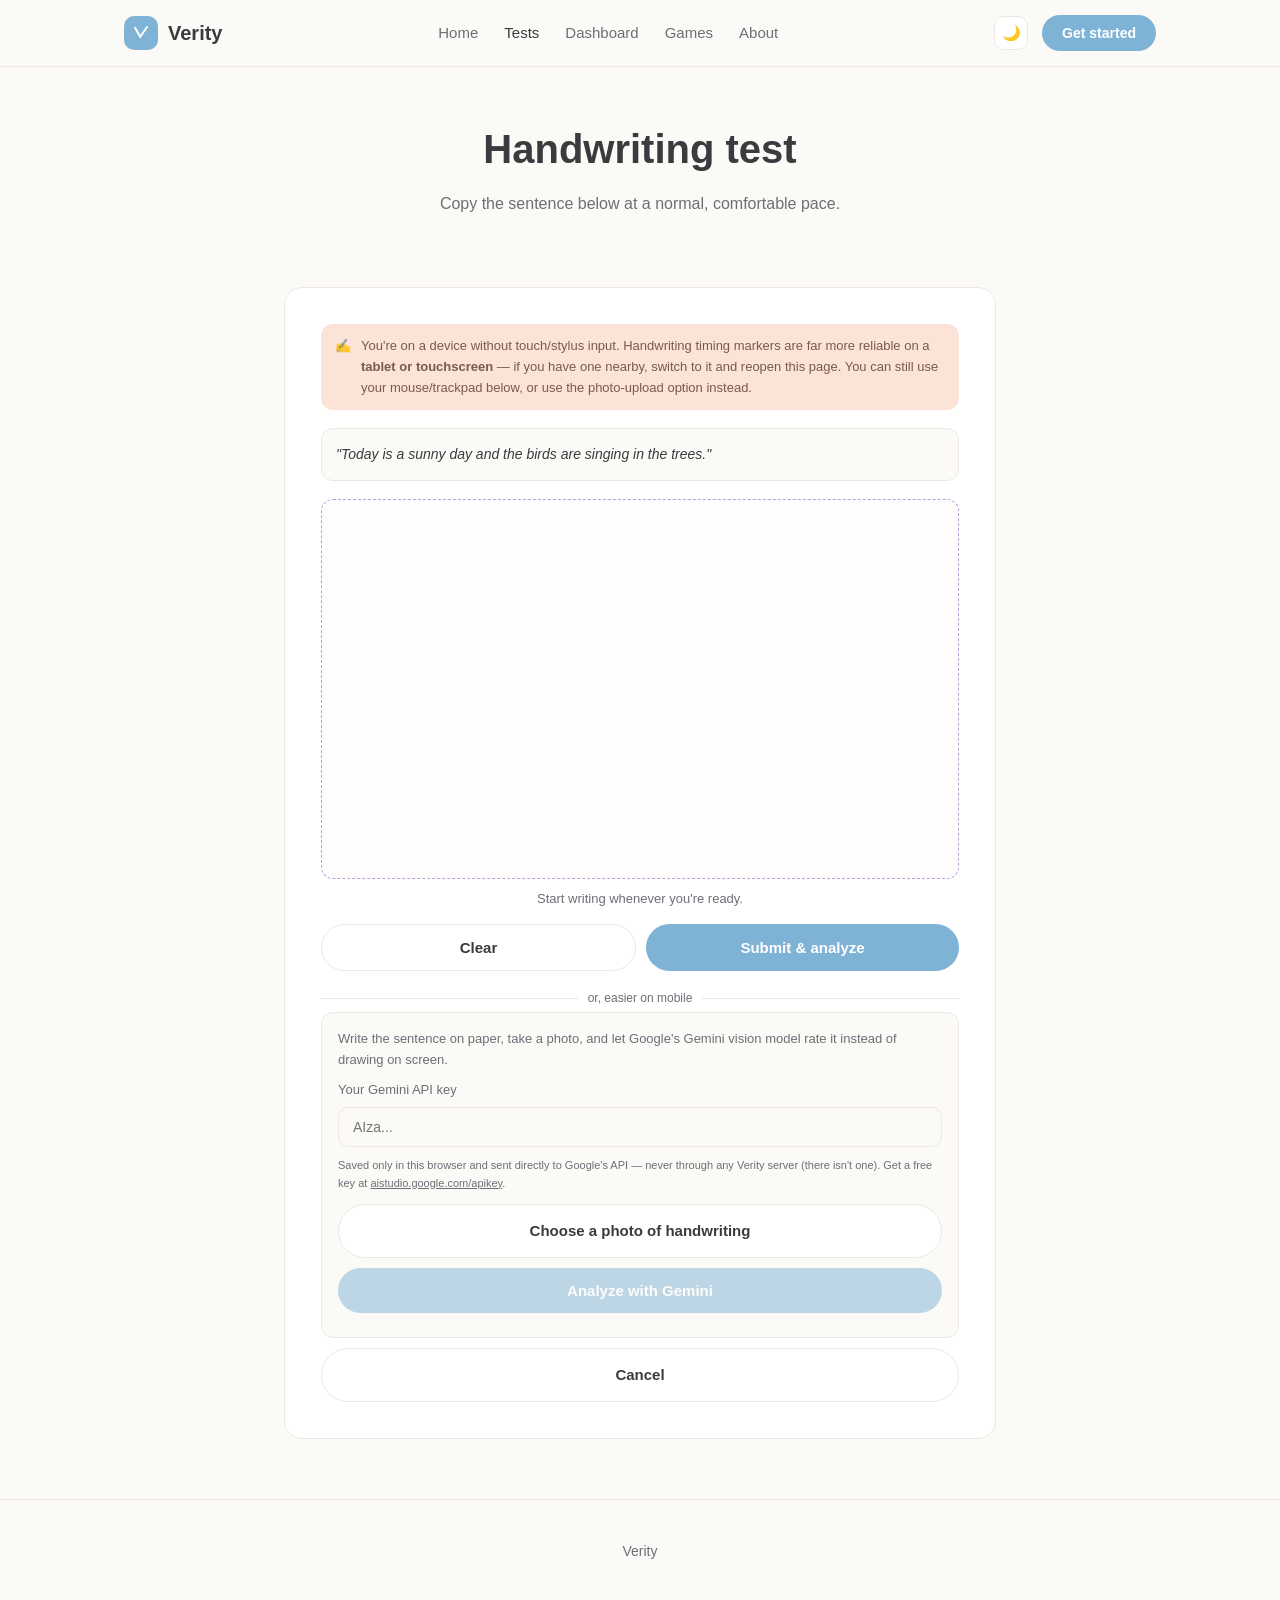
<file: handwriting.html>
<!DOCTYPE html>
<html lang="en">
<head>
<meta charset="UTF-8">
<meta name="viewport" content="width=device-width, initial-scale=1.0">
<title>Handwriting test · Verity</title>
<link rel="icon" href="data:image/svg+xml,%3Csvg xmlns=%27http://www.w3.org/2000/svg%27 viewBox=%270 0 24 24%27%3E%3Crect width=%2724%27 height=%2724%27 rx=%276%27 fill=%27%237fb3d5%27/%3E%3Cpath d=%27M5 6 L11.5 17 L19 5%27 stroke=%27white%27 stroke-width=%272.6%27 stroke-linecap=%27round%27 stroke-linejoin=%27round%27 fill=%27none%27/%3E%3Ccircle cx=%2711.5%27 cy=%2717%27 r=%271.5%27 fill=%27white%27/%3E%3C/svg%3E">
<link rel="stylesheet" href="styles.css">
</head>
<body>

<header>
  <nav>
    <a href="index.html" class="logo"><div class="logo-mark"><svg viewBox="0 0 24 24" width="18" height="18" fill="none" xmlns="http://www.w3.org/2000/svg"><path d="M4 5 L11 17 L20 4" stroke="white" stroke-width="2.6" stroke-linecap="round" stroke-linejoin="round"/><circle cx="11" cy="17" r="1.5" fill="white"/></svg></div>Verity</a>
    <div class="nav-links">
      <a href="index.html">Home</a>
      <a href="tests.html" class="active">Tests</a>
      <a href="dashboard.html">Dashboard</a>
    <a href="games.html">Games</a>
    <a href="about.html">About</a>
    </div>
    <div class="nav-right"><span id="theme-toggle-slot"></span><span id="nav-user-slot"></span></div>
  </nav>
</header>

<div class="page-header">
  <h1>Handwriting test</h1>
  <p>Copy the sentence below at a normal, comfortable pace.</p>
</div>

<section>
  <div class="container" style="max-width:760px;">
    <div class="runner-card" id="runner" style="max-width:none;">
      <div id="device-note-slot"></div>
      <p class="prompt-box">"Today is a sunny day and the birds are singing in the trees."</p>
      <canvas id="hw-canvas"></canvas>
      <p id="hw-status" style="text-align:center;color:var(--text-soft);font-size:13px;margin:10px 0 0;">Start writing whenever you're ready.</p>
      <div style="display:flex;gap:10px;margin-top:14px;">
        <button class="btn btn-secondary" style="flex:1;" onclick="clearHandwriting()">Clear</button>
        <button class="btn btn-primary" style="flex:1;" onclick="submitHandwriting()">Submit &amp; analyze</button>
      </div>

      <div class="divider"><div></div>or, easier on mobile<div></div></div>
      <div style="background:var(--bg);border:1px solid var(--border);border-radius:12px;padding:16px;">
        <p style="margin:0 0 10px;font-size:13px;color:var(--text-soft);">Write the sentence on paper, take a photo, and let Google's Gemini vision model rate it instead of drawing on screen.</p>
        <div class="field" style="margin-bottom:10px;">
          <label>Your Gemini API key</label>
          <input type="password" id="gemini-key" placeholder="AIza..." oninput="setGeminiKey(this.value)">
        </div>
        <p style="font-size:11px;color:var(--text-soft);margin:0 0 12px;">Saved only in this browser and sent directly to Google's API — never through any Verity server (there isn't one). Get a free key at <span style="text-decoration:underline;">aistudio.google.com/apikey</span>.</p>
        <label class="btn btn-secondary" style="width:100%;display:block;text-align:center;cursor:pointer;margin-bottom:10px;">
          Choose a photo of handwriting
          <input type="file" accept="image/*" id="hw-photo" style="display:none;" onchange="handlePhotoSelected(event)">
        </label>
        <img id="hw-photo-preview" style="display:none;max-width:100%;border-radius:10px;margin-bottom:10px;">
        <button class="btn btn-primary" style="width:100%;" onclick="analyzePhoto()" id="gemini-analyze-btn" disabled>Analyze with Gemini</button>
        <p id="gemini-status" style="text-align:center;color:var(--text-soft);font-size:12px;margin:8px 0 0;"></p>
      </div>

      <a href="tests.html" class="btn btn-secondary" style="width:100%;margin-top:10px;display:block;text-align:center;">Cancel</a>
    </div>

    <div class="runner-card" id="result" style="display:none;margin-top:24px;max-width:none;"></div>
  </div>
</section>

<footer>
  <div class="container">Verity</div>
</footer>

<script src="app.js"></script>
<script>
  var hwState = { points:[], drawing:false, canvas:null, ctx:null, startTime:0, strokeCount:0, lastPoint:null, pauseCount:0 };
  var isTouchDevice = (window.matchMedia && window.matchMedia('(pointer: coarse)').matches) || navigator.maxTouchPoints > 0;

  window.addEventListener('pointerup', function(){ hwState.drawing = false; });
  window.addEventListener('pointercancel', function(){ hwState.drawing = false; });

  var selectedPhotoFile = null;

  document.addEventListener('DOMContentLoaded', function(){
    if(!isTouchDevice){
      document.getElementById('device-note-slot').innerHTML =
        '<div class="device-note">✍️ <span>You\'re on a device without touch/stylus input. Handwriting timing markers are far more reliable on a <strong>tablet or touchscreen</strong> — if you have one nearby, switch to it and reopen this page. You can still use your mouse/trackpad below, or use the photo-upload option instead.</span></div>';
    }
    setupCanvas();
    var savedKey = getGeminiKey();
    if(savedKey) document.getElementById('gemini-key').value = savedKey;
  });

  function handlePhotoSelected(event){
    var file = event.target.files && event.target.files[0];
    var status = document.getElementById('gemini-status');
    var btn = document.getElementById('gemini-analyze-btn');
    var preview = document.getElementById('hw-photo-preview');
    selectedPhotoFile = file || null;

    if(!file){
      btn.disabled = true;
      preview.style.display = 'none';
      return;
    }
    preview.src = URL.createObjectURL(file);
    preview.style.display = 'block';
    btn.disabled = false;
    status.textContent = '';
  }

  async function analyzePhoto(){
    var status = document.getElementById('gemini-status');
    var btn = document.getElementById('gemini-analyze-btn');
    var apiKey = document.getElementById('gemini-key').value.trim();

    if(!apiKey){
      status.style.color = '#c0705f';
      status.textContent = 'Please enter your Gemini API key above.';
      return;
    }
    if(!selectedPhotoFile){
      status.style.color = '#c0705f';
      status.textContent = 'Please choose a photo first.';
      return;
    }

    setGeminiKey(apiKey);
    btn.disabled = true;
    status.style.color = 'var(--text-soft)';
    status.innerHTML = 'Sending to Gemini and analyzing<span class="typing-dots"><span></span><span></span><span></span></span>';

    var result = await analyzeHandwritingPhoto(selectedPhotoFile, apiKey);
    btn.disabled = false;

    if(!result.ok){
      status.style.color = '#c0705f';
      status.textContent = result.reason;
      return;
    }

    status.style.color = 'var(--mint-deep)';
    status.textContent = 'Analysis complete.';

    var probability = probabilityFromGeminiAnalysis(result.analysis);
    addHistoryEntry({ modality:'handwriting', probability:probability, band:bandFor(probability), metrics: result.analysis, source:'gemini-photo' });

    document.getElementById('runner').style.display = 'none';
    var resultBox = document.getElementById('result');
    resultBox.style.display = 'block';
    resultBox.innerHTML =
      '<h3 style="text-align:center;margin:0 0 4px;">Handwriting photo — Gemini breakdown</h3>' +
      geminiHandwritingBreakdownHtml(result.analysis, probability) +
      '<div style="display:flex;gap:10px;">' +
        '<a href="dashboard.html" class="btn btn-primary" style="flex:1;text-align:center;">View dashboard</a>' +
        '<a href="handwriting.html" class="btn btn-secondary" style="flex:1;text-align:center;">Retake test</a>' +
      '</div>';
    resultBox.scrollIntoView({behavior:'smooth'});
    if(bandFor(probability) === 'typical') celebrateTypicalResult();
  }

  function setupCanvas(){
    var canvas = document.getElementById('hw-canvas');
    if(!canvas) return;
    var rect = canvas.getBoundingClientRect();
    canvas.width = rect.width * devicePixelRatio;
    canvas.height = rect.height * devicePixelRatio;
    var ctx = canvas.getContext('2d');
    ctx.scale(devicePixelRatio, devicePixelRatio);
    ctx.strokeStyle = '#3b3a3f';
    ctx.lineWidth = 2.4;
    ctx.lineCap = 'round';
    ctx.lineJoin = 'round';

    hwState = { points:[], strokes:[], drawing:false, canvas:canvas, ctx:ctx, startTime:0, strokeCount:0, lastPoint:null, pauseCount:0 };

    canvas.addEventListener('pointerdown', function(e){
      hwState.drawing = true;
      hwState.strokeCount++;
      hwState.strokes.push([]); // new pen-down = new stroke, for faithful replay later
      if(!hwState.startTime) hwState.startTime = Date.now();
      try{ canvas.setPointerCapture(e.pointerId); }catch(err){}
      var p = pointFromEvent(e, canvas);
      ctx.beginPath();
      ctx.moveTo(p.x, p.y);
      // A new pen-down always starts a fresh stroke — don't compare its
      // timestamp against the last point of the PREVIOUS stroke, or the
      // ordinary thinking time between pen lifts (starting the next letter
      // or word) gets miscounted as a "mid-stroke" hesitation, which is
      // both mislabeled and inflates the score for completely normal
      // writing behavior.
      hwState.lastPoint = null;
      recordPoint(p);
    });
    canvas.addEventListener('pointermove', function(e){
      if(!hwState.drawing) return;
      var p = pointFromEvent(e, canvas);
      ctx.lineTo(p.x, p.y);
      ctx.stroke();
      recordPoint(p);
    });
  }

  function pointFromEvent(e, canvas){
    var rect = canvas.getBoundingClientRect();
    return { x: e.clientX - rect.left, y: e.clientY - rect.top, t: Date.now() };
  }

  function recordPoint(p){
    if(hwState.lastPoint){
      var gap = p.t - hwState.lastPoint.t;
      if(gap > 300) hwState.pauseCount++;
    }
    hwState.lastPoint = p;
    hwState.points.push(p);
    hwState.strokes[hwState.strokes.length-1].push(p);
    var status = document.getElementById('hw-status');
    if(status) status.textContent = hwState.points.length + ' points captured across ' + hwState.strokeCount + ' stroke(s).';
  }

  function clearHandwriting(){
    var canvas = hwState.canvas;
    if(canvas) hwState.ctx.clearRect(0,0,canvas.width,canvas.height);
    hwState.points = [];
    hwState.strokes = [];
    hwState.strokeCount = 0;
    hwState.lastPoint = null;
    hwState.pauseCount = 0;
    hwState.startTime = 0;
    var status = document.getElementById('hw-status');
    if(status) status.textContent = "Cleared. Start writing whenever you're ready.";
  }

  function submitHandwriting(){
    if(hwState.points.length < 15){
      var status = document.getElementById('hw-status');
      if(status) status.textContent = 'Please write a bit more before submitting.';
      return;
    }
    var totalTimeMs = hwState.points[hwState.points.length-1].t - hwState.points[0].t;
    var totalDist = 0;
    for(var i=1;i<hwState.points.length;i++){
      var dx = hwState.points[i].x - hwState.points[i-1].x;
      var dy = hwState.points[i].y - hwState.points[i-1].y;
      totalDist += Math.sqrt(dx*dx + dy*dy);
    }
    var avgSpeed = totalTimeMs ? totalDist/(totalTimeMs/1000) : 0;
    // Per-point instantaneous speed, used only for variability. Pointer
    // events can occasionally fire with the same (or near-identical)
    // timestamp on some browsers/devices — dividing distance by a near-zero
    // dt there would produce an absurd, physically-impossible speed spike
    // that skews variability upward for no real reason. Skipping samples
    // with dt under 4ms (below any real writing-speed signal) instead of
    // just flooring dt at 1ms fixes that.
    var speeds = [];
    for(var j=1;j<hwState.points.length;j++){
      var dt = hwState.points[j].t - hwState.points[j-1].t;
      if(dt < 4) continue;
      var ddx = hwState.points[j].x - hwState.points[j-1].x;
      var ddy = hwState.points[j].y - hwState.points[j-1].y;
      speeds.push(Math.sqrt(ddx*ddx+ddy*ddy) / (dt/1000));
    }
    var speedVariability = computeStdDev(speeds);

    // Compact, replayable stroke data: [x, y, msSinceStart] per point,
    // grouped by stroke so a replay can show real pen-lifts. Rounded and
    // stripped of the full timestamp object to keep it small enough to
    // live safely in localStorage history.
    var t0 = hwState.points[0].t;
    var strokesCompact = hwState.strokes.map(function(stroke){
      return stroke.map(function(p){ return [Math.round(p.x), Math.round(p.y), p.t - t0]; });
    });

    var r = {
      totalTimeSec: totalTimeMs/1000,
      strokeCount: hwState.strokeCount,
      pointCount: hwState.points.length,
      avgSpeed: avgSpeed,
      speedVariability: speedVariability,
      pauseCount: hwState.pauseCount,
      strokes: strokesCompact
    };
    // Score is based only on what was actually measured from the writing
    // itself (hesitations, speed variability, stroke count) — it no longer
    // adds a fixed bump just for using a mouse instead of a touchscreen,
    // which wasn't a real motor-pattern signal and made the score less
    // accurate for anyone without a tablet.
    var probability = clamp01(0.15 + (r.pauseCount>4 ? 0.2:0) + (speedVariability>250 ? 0.15:0) + (r.strokeCount>25 ? 0.1:0));
    addHistoryEntry({ modality:'handwriting', probability:probability, band:bandFor(probability), metrics:r });

    document.getElementById('runner').style.display = 'none';
    var result = document.getElementById('result');
    result.style.display = 'block';
    result.innerHTML =
      '<h3 style="text-align:center;margin:0 0 4px;">Handwriting test — deep breakdown</h3>' +
      handwritingBreakdownHtml(r, probability, 'live') +
      '<div style="display:flex;gap:10px;">' +
        '<a href="dashboard.html" class="btn btn-primary" style="flex:1;text-align:center;">View dashboard</a>' +
        '<a href="handwriting.html" class="btn btn-secondary" style="flex:1;text-align:center;">Retake test</a>' +
      '</div>';
    result.scrollIntoView({behavior:'smooth'});
    if(bandFor(probability) === 'typical') celebrateTypicalResult();
  }
</script>
</body>
</html>
</file>
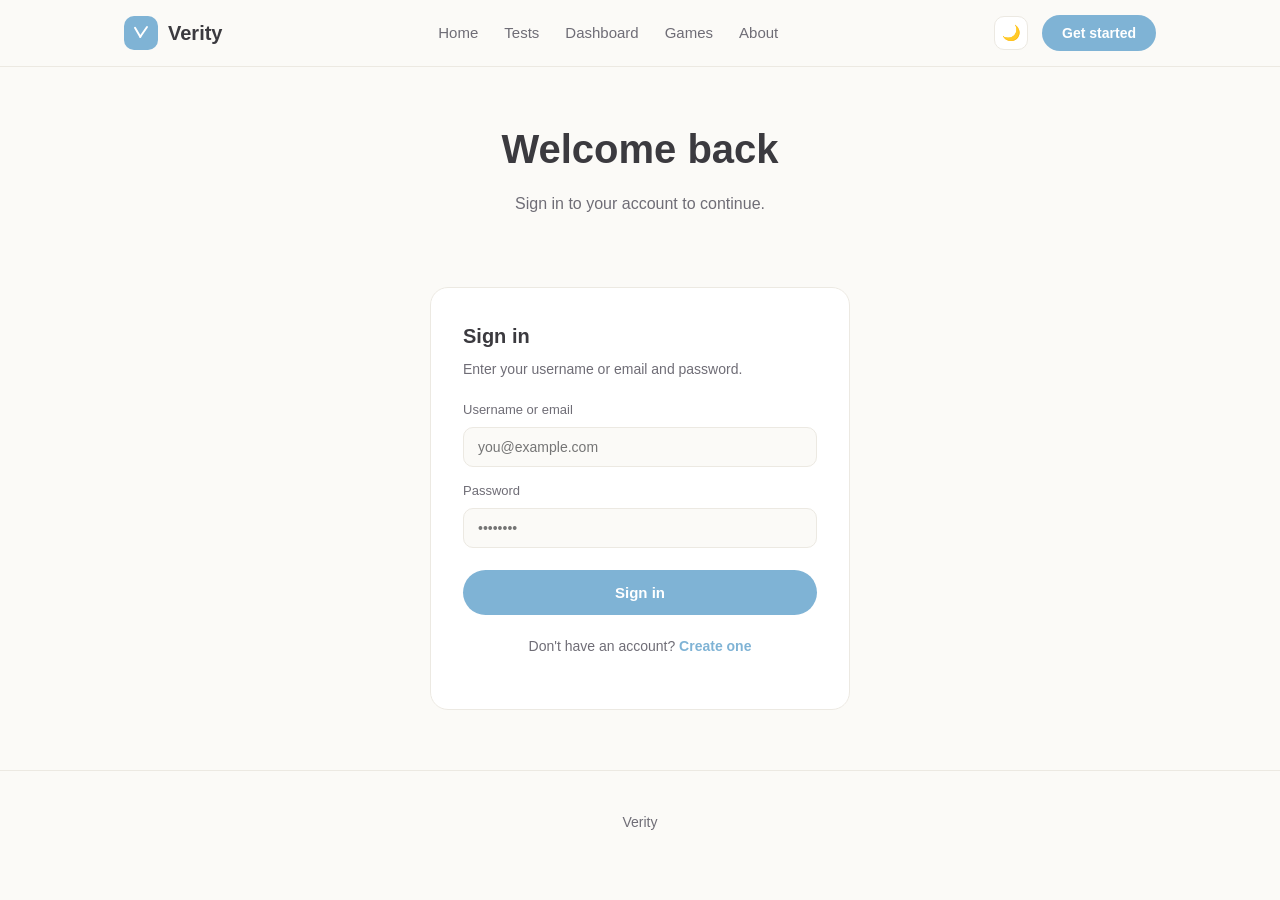
<file: login.html>
<!DOCTYPE html>
<html lang="en">
<head>
<meta charset="UTF-8">
<meta name="viewport" content="width=device-width, initial-scale=1.0">
<title>Sign in · Verity</title>
<link rel="icon" href="data:image/svg+xml,%3Csvg xmlns=%27http://www.w3.org/2000/svg%27 viewBox=%270 0 24 24%27%3E%3Crect width=%2724%27 height=%2724%27 rx=%276%27 fill=%27%237fb3d5%27/%3E%3Cpath d=%27M5 6 L11.5 17 L19 5%27 stroke=%27white%27 stroke-width=%272.6%27 stroke-linecap=%27round%27 stroke-linejoin=%27round%27 fill=%27none%27/%3E%3Ccircle cx=%2711.5%27 cy=%2717%27 r=%271.5%27 fill=%27white%27/%3E%3C/svg%3E">
<link rel="stylesheet" href="styles.css">
</head>
<body>

<header>
  <nav>
    <a href="index.html" class="logo"><div class="logo-mark"><svg viewBox="0 0 24 24" width="18" height="18" fill="none" xmlns="http://www.w3.org/2000/svg"><path d="M4 5 L11 17 L20 4" stroke="white" stroke-width="2.6" stroke-linecap="round" stroke-linejoin="round"/><circle cx="11" cy="17" r="1.5" fill="white"/></svg></div>Verity</a>
    <div class="nav-links">
      <a href="index.html">Home</a>
      <a href="tests.html">Tests</a>
      <a href="dashboard.html">Dashboard</a>
    <a href="games.html">Games</a>
    <a href="about.html">About</a>
    </div>
    <div class="nav-right"><span id="theme-toggle-slot"></span><span id="nav-user-slot"></span></div>
  </nav>
</header>

<div class="page-header">
  <h1>Welcome back</h1>
  <p>Sign in to your account to continue.</p>
</div>

<section>
  <div class="container">
    <div class="auth-card">
      <h3>Sign in</h3>
      <p class="sub">Enter your username or email and password.</p>
      <div class="field"><label>Username or email</label><input type="text" id="login-id" placeholder="you@example.com"></div>
      <div class="field"><label>Password</label><input type="password" id="login-password" placeholder="••••••••"></div>
      <button class="btn btn-primary" onclick="handleLogin(this)">Sign in</button>
      <p class="sub" id="login-msg" style="margin-top:12px;"></p>
      <p class="sub" style="margin-top:18px;text-align:center;">Don't have an account? <a href="signup.html" style="color:var(--blue-deep);font-weight:600;">Create one</a></p>
    </div>
  </div>
</section>

<footer>
  <div class="container">Verity</div>
</footer>

<script src="app.js"></script>
<script>
  async function handleLogin(btn){
    var id = document.getElementById('login-id').value.trim();
    var pw = document.getElementById('login-password').value;
    var msg = document.getElementById('login-msg');
    if(!id || !pw){
      msg.style.color = '#c0705f';
      msg.textContent = 'Please enter your username/email and password.';
      return;
    }

    msg.style.color = 'var(--text-soft)';
    msg.textContent = 'Checking your credentials...';
    if(btn) btn.disabled = true;

    // Actually verifies against the hashed password stored at signup —
    // this used to skip that check entirely and let any password in.
    var result = await verifyCredentials(id, pw);
    if(btn) btn.disabled = false;

    if(!result.ok){
      msg.style.color = '#c0705f';
      msg.textContent = result.reason;
      return;
    }

    msg.style.color = 'var(--mint-deep)';
    msg.textContent = 'Signed in — welcome back!';
    setUser({ username: result.account.username, email: result.account.email, twoFactorEnabled: true });
    setTimeout(function(){ window.location.href = 'dashboard.html'; }, 400);
  }
</script>
</body>
</html>
</file>
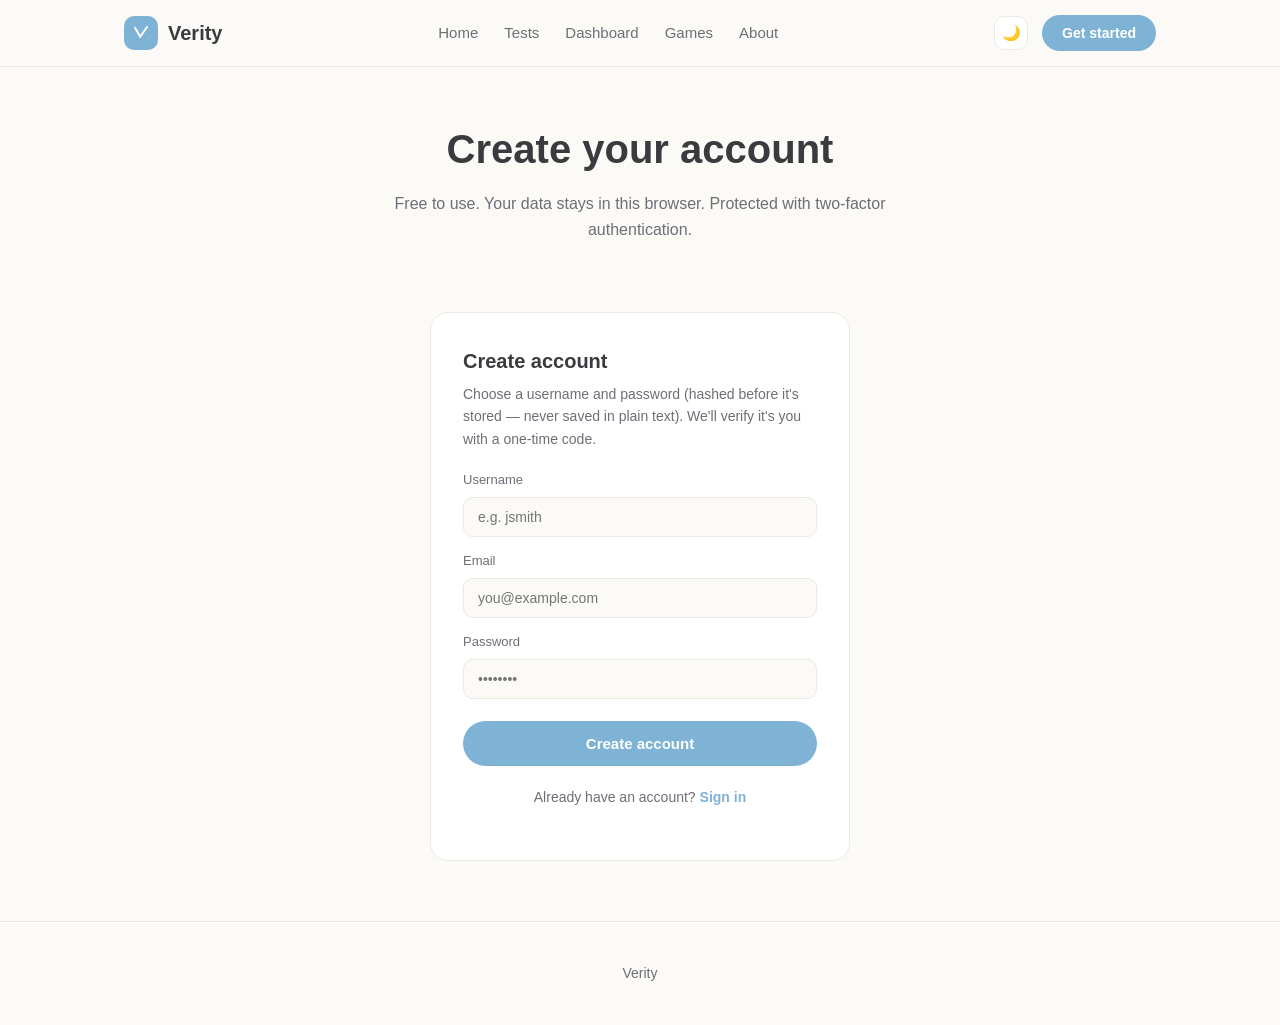
<file: signup.html>
<!DOCTYPE html>
<html lang="en">
<head>
<meta charset="UTF-8">
<meta name="viewport" content="width=device-width, initial-scale=1.0">
<title>Create account · Verity</title>
<link rel="icon" href="data:image/svg+xml,%3Csvg xmlns=%27http://www.w3.org/2000/svg%27 viewBox=%270 0 24 24%27%3E%3Crect width=%2724%27 height=%2724%27 rx=%276%27 fill=%27%237fb3d5%27/%3E%3Cpath d=%27M5 6 L11.5 17 L19 5%27 stroke=%27white%27 stroke-width=%272.6%27 stroke-linecap=%27round%27 stroke-linejoin=%27round%27 fill=%27none%27/%3E%3Ccircle cx=%2711.5%27 cy=%2717%27 r=%271.5%27 fill=%27white%27/%3E%3C/svg%3E">
<link rel="stylesheet" href="styles.css">
</head>
<body>

<header>
  <nav>
    <a href="index.html" class="logo"><div class="logo-mark"><svg viewBox="0 0 24 24" width="18" height="18" fill="none" xmlns="http://www.w3.org/2000/svg"><path d="M4 5 L11 17 L20 4" stroke="white" stroke-width="2.6" stroke-linecap="round" stroke-linejoin="round"/><circle cx="11" cy="17" r="1.5" fill="white"/></svg></div>Verity</a>
    <div class="nav-links">
      <a href="index.html">Home</a>
      <a href="tests.html">Tests</a>
      <a href="dashboard.html">Dashboard</a>
    <a href="games.html">Games</a>
    <a href="about.html">About</a>
    </div>
    <div class="nav-right"><span id="theme-toggle-slot"></span><span id="nav-user-slot"></span></div>
  </nav>
</header>

<div class="page-header">
  <h1>Create your account</h1>
  <p>Free to use. Your data stays in this browser. Protected with two-factor authentication.</p>
</div>

<section id="signup-section">
  <div class="container">
    <div class="auth-card">
      <h3>Create account</h3>
      <p class="sub">Choose a username and password (hashed before it's stored — never saved in plain text). We'll verify it's you with a one-time code.</p>
      <div class="field"><label>Username</label><input type="text" id="signup-username" placeholder="e.g. jsmith"></div>
      <div class="field"><label>Email</label><input type="email" id="signup-email" placeholder="you@example.com"></div>
      <div class="field"><label>Password</label><input type="password" id="signup-password" placeholder="••••••••"></div>
      <button class="btn btn-primary" onclick="handleSignup(this)">Create account</button>
      <p class="sub" id="signup-msg" style="margin-top:12px;"></p>
      <p class="sub" style="margin-top:18px;text-align:center;">Already have an account? <a href="login.html" style="color:var(--blue-deep);font-weight:600;">Sign in</a></p>
    </div>
  </div>
</section>

<section id="tfa-section" style="display:none;">
  <div class="container">
    <div class="auth-card">
      <div class="step-dots"><span class="active"></span><span class="active"></span></div>
      <h3 style="text-align:center;">Two-factor verification</h3>
      <p class="sub" style="text-align:center;" id="tfa-welcome"></p>
      <p class="sub" style="text-align:center;font-size:12px;" id="tfa-demo-code"></p>
      <div class="code-inputs" id="code-inputs"></div>
      <p id="tfa-msg" style="text-align:center;color:#c0705f;font-size:13px;min-height:18px;"></p>
      <button class="btn btn-primary" onclick="verify2FA()">Verify &amp; finish setup</button>
    </div>
  </div>
</section>

<footer>
  <div class="container">Verity</div>
</footer>

<script src="app.js"></script>
<script>
  var pendingUsername = null;
  var pendingEmail = null;

  async function handleSignup(btn){
    var username = document.getElementById('signup-username').value.trim();
    var email = document.getElementById('signup-email').value.trim();
    var password = document.getElementById('signup-password').value;
    var msg = document.getElementById('signup-msg');

    if(!username){ msg.style.color = '#c0705f'; msg.textContent = 'Please choose a username.'; return; }
    if(username.length < 3){ msg.style.color = '#c0705f'; msg.textContent = 'Username must be at least 3 characters.'; return; }

    var emailCheck = isValidEmail(email);
    if(!emailCheck.ok){ msg.style.color = '#c0705f'; msg.textContent = emailCheck.reason; return; }

    if(!password || password.length < 6){ msg.style.color = '#c0705f'; msg.textContent = 'Password must be at least 6 characters.'; return; }

    msg.style.color = 'var(--text-soft)';
    msg.textContent = 'Creating your account...';
    if(btn) btn.disabled = true;

    var result = await createAccount(username, email, password);
    if(btn) btn.disabled = false;

    if(!result.ok){
      msg.style.color = '#c0705f';
      msg.textContent = result.reason;
      return;
    }

    msg.style.color = 'var(--mint-deep)';
    msg.textContent = "Account created — verifying it's really you...";
    pendingUsername = username;
    pendingEmail = email;
    pendingSignupCode = String(Math.floor(100000 + Math.random()*900000));

    setTimeout(function(){
      document.getElementById('signup-section').style.display = 'none';
      var tfa = document.getElementById('tfa-section');
      tfa.style.display = 'block';
      document.getElementById('tfa-welcome').innerHTML = 'Welcome, <strong>' + escapeHtml(username) + '</strong>. Enter the 6-digit code we sent to your email.';
      document.getElementById('tfa-demo-code').innerHTML = '(Demo mode — your code is <strong>' + pendingSignupCode + '</strong>)';
      var inputs = document.getElementById('code-inputs');
      inputs.innerHTML = '';
      for(var i=0;i<6;i++){
        var inp = document.createElement('input');
        inp.maxLength = 1;
        inp.inputMode = 'numeric';
        inp.className = 'tfa-digit';
        inp.dataset.i = i;
        inp.addEventListener('input', function(){ tfaAdvance(this); });
        inputs.appendChild(inp);
      }
      inputs.children[0].focus();
      tfa.scrollIntoView({behavior:'smooth'});
    }, 400);
  }

  function tfaAdvance(el){
    el.value = el.value.replace(/[^0-9]/g,'');
    if(el.value && el.dataset.i < 5){
      var next = document.querySelector('.tfa-digit[data-i="' + (parseInt(el.dataset.i)+1) + '"]');
      if(next) next.focus();
    }
  }

  function verify2FA(){
    var digits = Array.from(document.querySelectorAll('.tfa-digit')).map(function(i){ return i.value; }).join('');
    var msg = document.getElementById('tfa-msg');
    if(digits.length < 6){ msg.textContent = 'Enter all 6 digits.'; return; }
    if(digits !== pendingSignupCode){ msg.textContent = "That code doesn't match. Try again."; return; }

    setUser({ username: pendingUsername, email: pendingEmail, twoFactorEnabled: true });
    window.location.href = 'dashboard.html';
  }
</script>
</body>
</html>
</file>
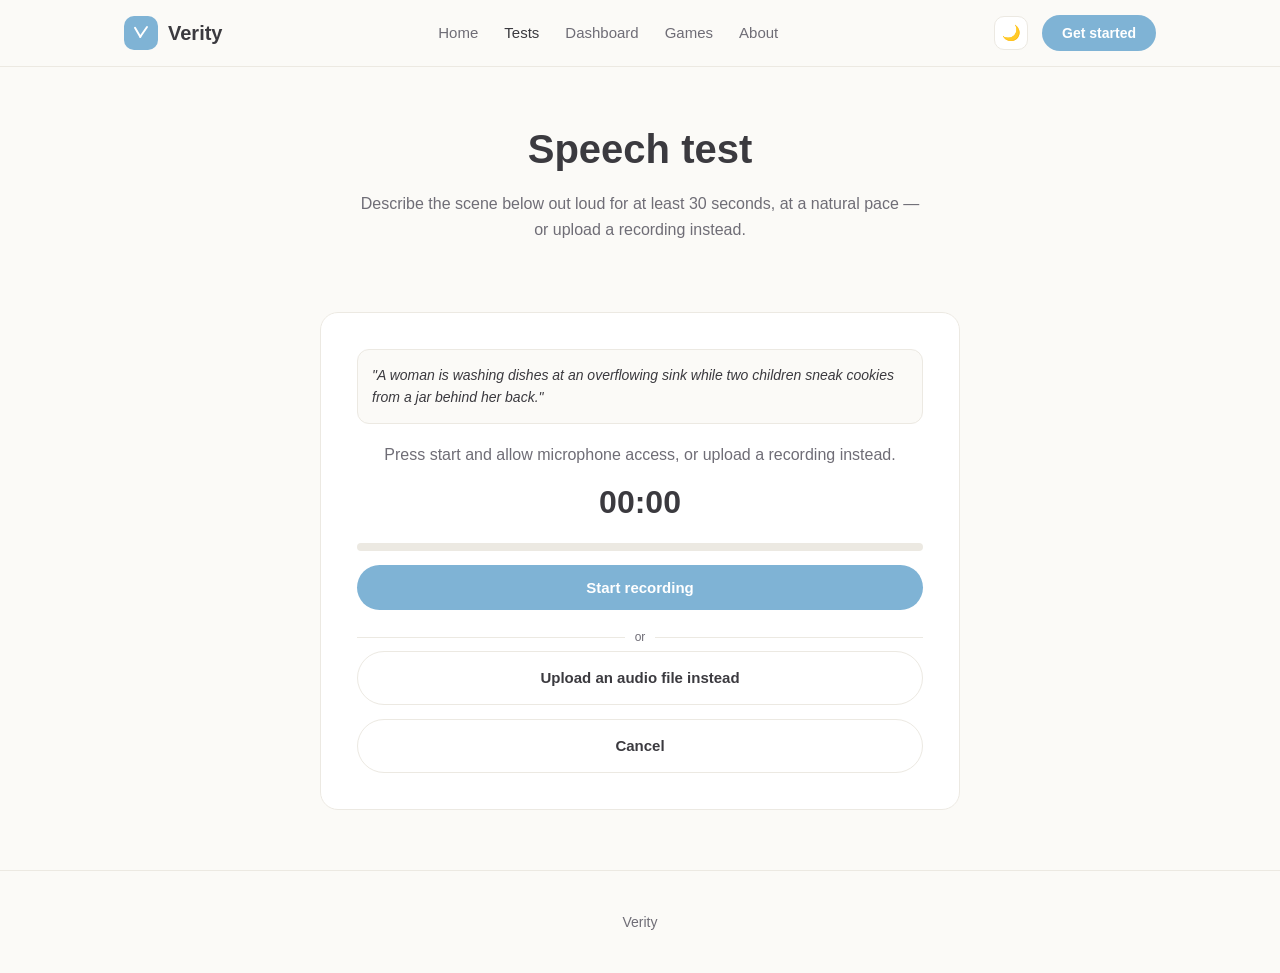
<file: speech.html>
<!DOCTYPE html>
<html lang="en">
<head>
<meta charset="UTF-8">
<meta name="viewport" content="width=device-width, initial-scale=1.0">
<title>Speech test · Verity</title>
<link rel="icon" href="data:image/svg+xml,%3Csvg xmlns=%27http://www.w3.org/2000/svg%27 viewBox=%270 0 24 24%27%3E%3Crect width=%2724%27 height=%2724%27 rx=%276%27 fill=%27%237fb3d5%27/%3E%3Cpath d=%27M5 6 L11.5 17 L19 5%27 stroke=%27white%27 stroke-width=%272.6%27 stroke-linecap=%27round%27 stroke-linejoin=%27round%27 fill=%27none%27/%3E%3Ccircle cx=%2711.5%27 cy=%2717%27 r=%271.5%27 fill=%27white%27/%3E%3C/svg%3E">
<link rel="stylesheet" href="styles.css">
</head>
<body>

<header>
  <nav>
    <a href="index.html" class="logo"><div class="logo-mark"><svg viewBox="0 0 24 24" width="18" height="18" fill="none" xmlns="http://www.w3.org/2000/svg"><path d="M4 5 L11 17 L20 4" stroke="white" stroke-width="2.6" stroke-linecap="round" stroke-linejoin="round"/><circle cx="11" cy="17" r="1.5" fill="white"/></svg></div>Verity</a>
    <div class="nav-links">
      <a href="index.html">Home</a>
      <a href="tests.html" class="active">Tests</a>
      <a href="dashboard.html">Dashboard</a>
    <a href="games.html">Games</a>
    <a href="about.html">About</a>
    </div>
    <div class="nav-right"><span id="theme-toggle-slot"></span><span id="nav-user-slot"></span></div>
  </nav>
</header>

<div class="page-header">
  <h1>Speech test</h1>
  <p>Describe the scene below out loud for at least 30 seconds, at a natural pace — or upload a recording instead.</p>
</div>

<section>
  <div class="container">
    <div class="runner-card" id="runner">
      <p class="prompt-box">"A woman is washing dishes at an overflowing sink while two children sneak cookies from a jar behind her back."</p>

      <p id="speech-status" style="text-align:center;color:var(--text-soft);margin:0 0 6px;">Press start and allow microphone access, or upload a recording instead.</p>
      <div class="timer" id="speech-timer">00:00</div>
      <div class="vol-bar"><div class="vol-bar-fill" id="speech-vol"></div></div>
      <div style="display:flex;gap:10px;">
        <button class="btn btn-primary" id="speech-start-btn" style="flex:1;" onclick="beginRecording()">Start recording</button>
        <button class="btn btn-secondary" id="speech-stop-btn" style="flex:1;display:none;" onclick="stopRecording()">Stop &amp; analyze</button>
      </div>

      <div class="divider"><div></div>or<div></div></div>
      <label class="btn btn-secondary" style="width:100%;display:block;text-align:center;cursor:pointer;">
        Upload an audio file instead
        <input type="file" accept="audio/*" id="speech-upload" style="display:none;" onchange="handleAudioUpload(event)">
      </label>
      <p id="speech-upload-status" style="text-align:center;color:var(--text-soft);font-size:12px;margin:8px 0 0;"></p>

      <a href="tests.html" class="btn btn-secondary" style="width:100%;margin-top:14px;display:block;text-align:center;">Cancel</a>
    </div>

    <div class="runner-card" id="result" style="display:none;margin-top:24px;"></div>
  </div>
</section>

<footer>
  <div class="container">Verity</div>
</footer>

<script src="app.js"></script>
<script>
  var speechState = { stream:null, ctx:null, analyser:null, recorder:null, chunks:[], raf:null, startTime:0, samples:[] };

  function beginRecording(){
    if(!navigator.mediaDevices || !navigator.mediaDevices.getUserMedia){
      document.getElementById('speech-status').textContent = "Your browser doesn't support microphone capture. Try uploading a file instead.";
      return;
    }
    navigator.mediaDevices.getUserMedia({ audio:true }).then(function(stream){
      speechState.stream = stream;
      speechState.ctx = new (window.AudioContext || window.webkitAudioContext)();
      var source = speechState.ctx.createMediaStreamSource(stream);
      speechState.analyser = speechState.ctx.createAnalyser();
      speechState.analyser.fftSize = 1024;
      source.connect(speechState.analyser);

      try{
        speechState.recorder = new MediaRecorder(stream);
        speechState.recorder.ondataavailable = function(e){ speechState.chunks.push(e.data); };
        speechState.recorder.start();
      }catch(e){ /* MediaRecorder unsupported: still measure volume/timing */ }

      speechState.startTime = Date.now();
      document.getElementById('speech-status').innerHTML = '<span class="rec-dot"></span>Recording — speak naturally';
      document.getElementById('speech-start-btn').style.display = 'none';
      document.getElementById('speech-stop-btn').style.display = 'block';
      tickSpeechMeter();
    }).catch(function(){
      document.getElementById('speech-status').textContent = 'Microphone access was blocked. Allow access in your browser, or upload a recording instead.';
    });
  }

  function tickSpeechMeter(){
    var data = new Uint8Array(speechState.analyser.frequencyBinCount);
    speechState.analyser.getByteTimeDomainData(data);
    var sumSq = 0;
    for(var i=0;i<data.length;i++){ var v=(data[i]-128)/128; sumSq += v*v; }
    var rms = Math.sqrt(sumSq/data.length);
    speechState.samples.push(rms);

    var fill = document.getElementById('speech-vol');
    if(fill) fill.style.width = (Math.min(1, rms*6)*100).toFixed(0) + '%';

    var elapsed = Math.floor((Date.now() - speechState.startTime)/1000);
    var mm = String(Math.floor(elapsed/60)).padStart(2,'0');
    var ss = String(elapsed%60).padStart(2,'0');
    var timerEl = document.getElementById('speech-timer');
    if(timerEl) timerEl.textContent = mm+':'+ss;

    speechState.raf = requestAnimationFrame(tickSpeechMeter);
  }

  function teardownSpeech(){
    if(speechState.raf) cancelAnimationFrame(speechState.raf);
    if(speechState.recorder && speechState.recorder.state !== 'inactive') speechState.recorder.stop();
    if(speechState.stream) speechState.stream.getTracks().forEach(function(t){ t.stop(); });
    if(speechState.ctx && speechState.ctx.state !== 'closed') speechState.ctx.close();
  }

  function stopRecording(){
    if(speechState.raf) cancelAnimationFrame(speechState.raf);
    var durationMs = Date.now() - speechState.startTime;
    teardownSpeech();

    if(durationMs < 3000 || speechState.samples.length < 10){
      document.getElementById('speech-status').textContent = 'Recording too short — please speak for at least a few seconds. Try again.';
      document.getElementById('speech-start-btn').style.display = 'block';
      document.getElementById('speech-start-btn').textContent = 'Retry recording';
      document.getElementById('speech-stop-btn').style.display = 'none';
      return;
    }
    var metrics = computeSpeechMetrics(speechState.samples, durationMs/1000);

    // The audio itself was already being captured via MediaRecorder for no
    // reason — it was measured for its volume envelope and then thrown
    // away. Turning the collected chunks into a playable clip so you can
    // actually hear the recording your scores came from.
    var audioUrl = null;
    if(speechState.chunks.length){
      var blob = new Blob(speechState.chunks, { type: (speechState.recorder && speechState.recorder.mimeType) || 'audio/webm' });
      audioUrl = URL.createObjectURL(blob);
    }
    finishSpeechTest(metrics, audioUrl);
  }

  function handleAudioUpload(event){
    var file = event.target.files && event.target.files[0];
    if(!file) return;
    var status = document.getElementById('speech-upload-status');
    status.textContent = 'Analyzing "' + file.name + '"...';

    var reader = new FileReader();
    reader.onload = function(e){
      var AudioCtx = window.AudioContext || window.webkitAudioContext;
      var ctx = new AudioCtx();
      ctx.decodeAudioData(e.target.result).then(function(buffer){
        var durationSec = buffer.duration;
        if(durationSec < 3){
          status.textContent = 'That clip is too short — please upload at least a few seconds of speech.';
          ctx.close();
          return;
        }
        var channel = buffer.getChannelData(0);
        var hopSize = Math.max(1, Math.floor(0.02 * buffer.sampleRate));
        var samples = [];
        for(var i=0; i<channel.length; i+=hopSize){
          var end = Math.min(channel.length, i+hopSize);
          var sumSq = 0;
          for(var j=i;j<end;j++) sumSq += channel[j]*channel[j];
          samples.push(Math.sqrt(sumSq/(end-i)));
        }
        var metrics = computeSpeechMetrics(samples, durationSec);
        finishSpeechTest(metrics, URL.createObjectURL(file));
        ctx.close();
      }).catch(function(){
        status.textContent = 'Could not read that file — try a WAV, MP3, or M4A recording.';
        ctx.close();
      });
    };
    reader.readAsArrayBuffer(file);
  }

  function finishSpeechTest(metrics, audioUrl){
    var probability = probabilityFromSpeechMetrics(metrics);
    // Not persisted to history/localStorage — audio clips are too large to
    // store safely alongside everything else and would risk blowing the
    // storage quota (which would silently break saving new results). The
    // player only lives for this page view.
    addHistoryEntry({ modality:'speech', probability:probability, band:bandFor(probability), metrics:metrics });

    document.getElementById('runner').style.display = 'none';
    var result = document.getElementById('result');
    result.style.display = 'block';
    result.innerHTML =
      '<h3 style="text-align:center;margin:0 0 4px;">Speech test — deep breakdown</h3>' +
      (audioUrl ? '<div style="text-align:center;margin:0 0 18px;"><audio controls src="' + audioUrl + '" style="width:100%;max-width:420px;"></audio><p style="font-size:11px;color:var(--text-soft);margin:6px 0 0;">Playback only — not saved to your history.</p></div>' : '') +
      speechBreakdownHtml(metrics, probability) +
      '<div style="display:flex;gap:10px;">' +
        '<a href="dashboard.html" class="btn btn-primary" style="flex:1;text-align:center;">View dashboard</a>' +
        '<a href="speech.html" class="btn btn-secondary" style="flex:1;text-align:center;">Retake test</a>' +
      '</div>';
    result.scrollIntoView({behavior:'smooth'});
    if(bandFor(probability) === 'typical') celebrateTypicalResult();
  }
</script>
</body>
</html>
</file>
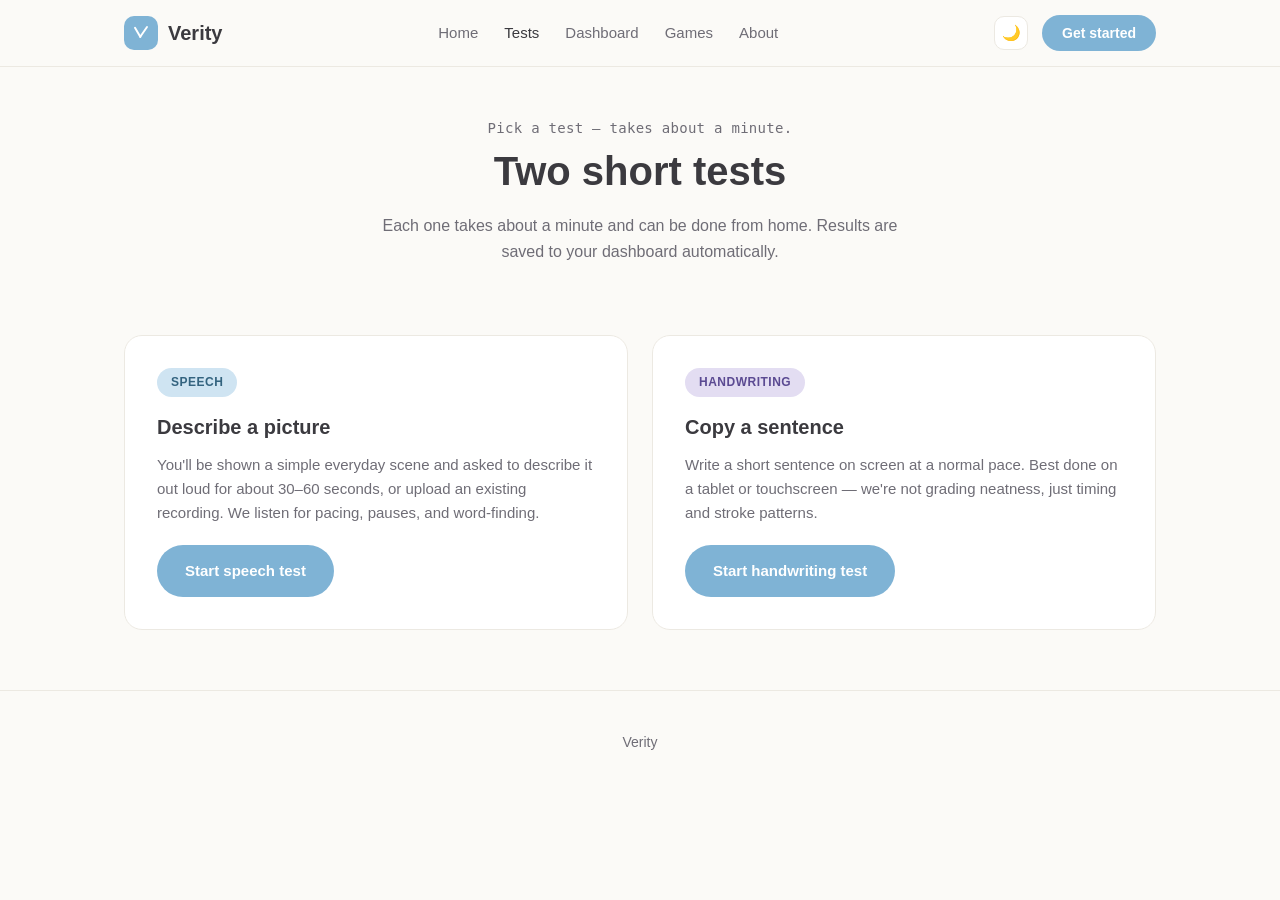
<file: tests.html>
<!DOCTYPE html>
<html lang="en">
<head>
<meta charset="UTF-8">
<meta name="viewport" content="width=device-width, initial-scale=1.0">
<title>Tests · Verity</title>
<link rel="icon" href="data:image/svg+xml,%3Csvg xmlns=%27http://www.w3.org/2000/svg%27 viewBox=%270 0 24 24%27%3E%3Crect width=%2724%27 height=%2724%27 rx=%276%27 fill=%27%237fb3d5%27/%3E%3Cpath d=%27M5 6 L11.5 17 L19 5%27 stroke=%27white%27 stroke-width=%272.6%27 stroke-linecap=%27round%27 stroke-linejoin=%27round%27 fill=%27none%27/%3E%3Ccircle cx=%2711.5%27 cy=%2717%27 r=%271.5%27 fill=%27white%27/%3E%3C/svg%3E">
<link rel="stylesheet" href="styles.css">
</head>
<body>

<header>
  <nav>
    <a href="index.html" class="logo"><div class="logo-mark"><svg viewBox="0 0 24 24" width="18" height="18" fill="none" xmlns="http://www.w3.org/2000/svg"><path d="M4 5 L11 17 L20 4" stroke="white" stroke-width="2.6" stroke-linecap="round" stroke-linejoin="round"/><circle cx="11" cy="17" r="1.5" fill="white"/></svg></div>Verity</a>
    <div class="nav-links">
      <a href="index.html">Home</a>
      <a href="tests.html" class="active">Tests</a>
      <a href="dashboard.html">Dashboard</a>
    <a href="games.html">Games</a>
    <a href="about.html">About</a>
    </div>
    <div class="nav-right"><span id="theme-toggle-slot"></span><span id="nav-user-slot"></span></div>
  </nav>
</header>

<div class="page-header">
  <p class="typewriter-line" data-typewriter="Pick a test — takes about a minute."></p>
  <h1>Two short tests</h1>
  <p>Each one takes about a minute and can be done from home. Results are saved to your dashboard automatically.</p>
</div>

<section class="tests">
  <div class="container">
    <div class="test-grid">
      <div class="test-card speech tilt-card">
        <span class="test-tag">Speech</span>
        <h3>Describe a picture</h3>
        <p>You'll be shown a simple everyday scene and asked to describe it out loud for about 30–60 seconds, or upload an existing recording. We listen for pacing, pauses, and word-finding.</p>
        <a href="speech.html" class="btn btn-primary magnetic-btn" style="margin-top:20px;display:inline-block;">Start speech test</a>
      </div>
      <div class="test-card writing tilt-card">
        <span class="test-tag">Handwriting</span>
        <h3>Copy a sentence</h3>
        <p>Write a short sentence on screen at a normal pace. Best done on a tablet or touchscreen — we're not grading neatness, just timing and stroke patterns.</p>
        <a href="handwriting.html" class="btn btn-primary magnetic-btn" style="margin-top:20px;display:inline-block;">Start handwriting test</a>
      </div>
    </div>
  </div>
</section>


<footer>
  <div class="container">Verity</div>
</footer>

<script src="app.js"></script>
</body>
</html>
</file>
<file: styles.css>
:root{
  --bg:#fbfaf7;
  --card:#ffffff;
  --blue:#cfe4f2;
  --blue-deep:#7fb3d5;
  --mint:#d3ece1;
  --mint-deep:#8fcbb2;
  --lavender:#e3ddf2;
  --lavender-deep:#b3a2dc;
  --peach:#fbe3d8;
  --text:#3b3a3f;
  --text-soft:#6f6d76;
  --border:#ece9e2;
  --radius:18px;
}
html[data-theme="dark"]{
  --bg:#20222b;
  --card:#2a2d38;
  --blue:#2f3f4d;
  --blue-deep:#7fb3d5;
  --mint:#2a3d36;
  --mint-deep:#8fcbb2;
  --lavender:#332f45;
  --lavender-deep:#b3a2dc;
  --peach:#3d3128;
  --text:#eceaf0;
  --text-soft:#a3a1ac;
  --border:#3a3d4a;
}
html[data-theme="dark"] .disclaimer{ background:#3d3229; }
html[data-theme="dark"] .device-note{ background:#3d3229; color:#e0c3ad; }
*{box-sizing:border-box;}
html{scroll-behavior:smooth;}

/* SCROLL REVEAL — the Apple.com-style "fade + rise into place as you
   scroll" effect. Elements start slightly lower and transparent, then
   settle into position once they enter the viewport. Applied generically
   via JS (see app.js) so every page gets it without per-page markup. */
.reveal{
  opacity:0;
  transform:translateY(28px);
  transition:opacity 0.8s cubic-bezier(0.16,1,0.3,1), transform 0.8s cubic-bezier(0.16,1,0.3,1);
  will-change:opacity, transform;
}
.reveal.in-view{
  opacity:1;
  transform:translateY(0);
}
@media (prefers-reduced-motion: reduce){
  html{scroll-behavior:auto;}
  .reveal{opacity:1;transform:none;transition:none;}
}

body{
  margin:0;
  font-family:-apple-system,BlinkMacSystemFont,"Segoe UI",Roboto,Helvetica,Arial,sans-serif;
  background:var(--bg);
  color:var(--text);
  line-height:1.6;
}
a{color:inherit;text-decoration:none;}
.container{max-width:1080px;margin:0 auto;padding:0 24px;}

/* NAV */
header{
  position:sticky;top:0;z-index:50;
  background:var(--bg);
  border-bottom:1px solid var(--border);
}
nav{display:flex;align-items:center;justify-content:space-between;padding:16px 24px;max-width:1080px;margin:0 auto;}
.logo{display:flex;align-items:center;gap:10px;font-weight:700;font-size:20px;color:var(--text);}
.logo-mark{
  width:34px;height:34px;border-radius:10px;
  background:var(--blue-deep);
  display:flex;align-items:center;justify-content:center;
  color:white;font-size:16px;
}
.nav-links{display:flex;gap:26px;font-size:15px;color:var(--text-soft);}
.nav-links a:hover, .nav-links a.active{color:var(--text);}
.nav-cta{
  padding:10px 20px;border-radius:999px;
  background:var(--blue-deep);color:white;font-weight:600;font-size:14px;
}
.nav-user{font-size:13px;color:var(--text-soft);display:flex;align-items:center;gap:10px;}
.nav-user .pill{background:var(--mint);color:#2d6b52;padding:3px 10px;border-radius:999px;font-weight:600;}
.nav-right{display:flex;align-items:center;gap:14px;}
.theme-toggle{
  width:34px;height:34px;border-radius:10px;border:1px solid var(--border);
  background:var(--card);color:var(--text-soft);display:flex;align-items:center;justify-content:center;
  cursor:pointer;font-size:15px;
}
.theme-toggle:hover{background:var(--bg);}
body{transition:background 0.15s ease,color 0.15s ease;}

/* HERO */
.hero{
  padding:80px 24px 60px;
  text-align:center;
  background:var(--card);
  border-bottom:1px solid var(--border);
}
.hero h1{
  font-size:clamp(32px,5vw,52px);
  margin:0 0 18px;
  font-weight:700;
  letter-spacing:-0.5px;
}
.hero h1 span{
  color:var(--blue-deep);
}
.hero p{
  max-width:560px;margin:0 auto 32px;
  color:var(--text-soft);font-size:18px;
}
.hero-actions{display:flex;gap:14px;justify-content:center;flex-wrap:wrap;}
.btn{
  padding:14px 28px;border-radius:999px;font-weight:600;font-size:15px;
  border:none;cursor:pointer;
}
.btn-primary{background:var(--blue-deep);color:white;}
.btn-primary:hover{background:#699fc2;}
.btn-secondary{background:var(--card);color:var(--text);border:1px solid var(--border);}
.btn-secondary:hover{background:#f3f1ec;}
.btn-sm{padding:9px 18px;font-size:13px;}
.btn[disabled]{opacity:0.5;cursor:not-allowed;}

/* SECTIONS */
section{padding:60px 24px;}
.page-header{padding:50px 24px 10px;text-align:center;}
.page-header h1{font-size:clamp(28px,4vw,40px);margin:0 0 10px;}
.page-header p{color:var(--text-soft);max-width:560px;margin:0 auto;}
.section-title{text-align:center;max-width:600px;margin:0 auto 48px;}
.section-title h2{font-size:clamp(26px,3.5vw,34px);margin:0 0 12px;}
.section-title p{color:var(--text-soft);margin:0;}

/* HOW IT WORKS */
.steps{display:grid;grid-template-columns:repeat(3,1fr);gap:24px;max-width:1080px;margin:0 auto;}
.step-card{background:var(--card);border:1px solid var(--border);border-radius:var(--radius);padding:28px;}
.step-num{width:36px;height:36px;border-radius:50%;display:flex;align-items:center;justify-content:center;font-weight:700;color:white;margin-bottom:16px;font-size:15px;}
.step-card:nth-child(1) .step-num{background:var(--blue-deep);}
.step-card:nth-child(2) .step-num{background:var(--mint-deep);}
.step-card:nth-child(3) .step-num{background:var(--lavender-deep);}
.step-card h3{margin:0 0 8px;font-size:18px;}
.step-card p{margin:0;color:var(--text-soft);font-size:15px;}

/* TESTS */
.tests{background:var(--bg);}
.test-grid{display:grid;grid-template-columns:1fr 1fr;gap:24px;max-width:1080px;margin:0 auto;}
.test-card{background:var(--card);border-radius:var(--radius);padding:32px;border:1px solid var(--border);}
.test-tag{display:inline-block;padding:5px 14px;border-radius:999px;font-size:12px;font-weight:700;letter-spacing:0.5px;text-transform:uppercase;margin-bottom:14px;}
.test-card.speech .test-tag{background:var(--blue);color:#33637f;}
.test-card.writing .test-tag{background:var(--lavender);color:#5b4a92;}
.test-card h3{margin:0 0 10px;font-size:20px;}
.test-card p{color:var(--text-soft);margin:0;font-size:15px;}

/* MARKERS */
.markers{display:grid;grid-template-columns:repeat(3,1fr);gap:20px;max-width:1080px;margin:0 auto;}
.marker-card{background:var(--card);border-radius:var(--radius);padding:26px;border:1px solid var(--border);}
.marker-dot{width:12px;height:12px;border-radius:50%;margin-bottom:14px;}
.marker-card:nth-child(1) .marker-dot{background:var(--blue-deep);}
.marker-card:nth-child(2) .marker-dot{background:var(--mint-deep);}
.marker-card:nth-child(3) .marker-dot{background:var(--lavender-deep);}
.marker-card h4{margin:0 0 8px;font-size:16px;}
.marker-card p{margin:0;font-size:14px;color:var(--text-soft);}

/* DISCLAIMER */
.disclaimer{max-width:720px;margin:0 auto;text-align:center;background:var(--peach);border-radius:var(--radius);padding:32px;}
.disclaimer h3{margin:0 0 10px;font-size:18px;}
.disclaimer p{margin:0;color:var(--text-soft);font-size:15px;}
.disclaimer.inline{max-width:none;text-align:left;padding:18px 22px;margin-bottom:24px;}

/* AUTH */
.auth-wrap{display:grid;grid-template-columns:1fr 1fr;gap:24px;max-width:760px;margin:0 auto;}
.auth-card{background:var(--card);border:1px solid var(--border);border-radius:var(--radius);padding:32px;max-width:420px;margin:0 auto;width:100%;}
.auth-card h3{margin:0 0 6px;font-size:20px;}
.auth-card p.sub{color:var(--text-soft);font-size:14px;margin:0 0 20px;}
.field{margin-bottom:14px;}
.field label{display:block;font-size:13px;color:var(--text-soft);margin-bottom:6px;}
.field input{width:100%;padding:11px 14px;border-radius:10px;border:1px solid var(--border);background:#fbfaf7;font-size:14px;}
.auth-card .btn{width:100%;margin-top:8px;}

footer{padding:40px 24px;text-align:center;color:var(--text-soft);font-size:14px;border-top:1px solid var(--border);}

/* TEST RUNNER PAGES */
.runner-card{max-width:640px;margin:0 auto;background:var(--card);border:1px solid var(--border);border-radius:var(--radius);padding:36px;}
.device-note{display:flex;gap:10px;align-items:flex-start;background:var(--peach);border-radius:12px;padding:12px 14px;font-size:13px;color:#7a5a4a;margin-bottom:18px;}
.prompt-box{background:var(--bg);border:1px solid var(--border);border-radius:12px;padding:14px;font-style:italic;font-size:14px;margin:0 0 18px;}
.rec-dot{width:10px;height:10px;border-radius:50%;background:#e0685a;display:inline-block;margin-right:8px;animation:pulse 1.1s infinite;}
@keyframes pulse{0%,100%{opacity:1;}50%{opacity:0.3;}}
.vol-bar{height:8px;background:var(--border);border-radius:999px;overflow:hidden;margin:14px 0;}
.vol-bar-fill{height:100%;width:0%;background:var(--mint-deep);transition:width 0.08s linear;}
.timer{font-size:32px;font-weight:700;text-align:center;margin:10px 0;}
#hw-canvas{width:100%;height:380px;border-radius:12px;border:1px dashed var(--lavender-deep);background:#fefdfb;touch-action:none;cursor:crosshair;display:block;}
.divider{display:flex;align-items:center;gap:10px;margin:18px 0 4px;color:var(--text-soft);font-size:12px;}
.divider div{flex:1;height:1px;background:var(--border);}

/* BREAKDOWN */
.score-hero{text-align:center;padding:20px 0 8px;}
.score-num{font-size:56px;font-weight:800;line-height:1;}
.score-sub{color:var(--text-soft);font-size:14px;margin-top:6px;}
.breakdown-grid{display:grid;grid-template-columns:1fr 1fr;gap:12px;margin:18px 0;}
.breakdown-item{background:var(--bg);border:1px solid var(--border);border-radius:12px;padding:14px;}
.breakdown-item .bv{font-size:20px;font-weight:700;}
.breakdown-item .bl{font-size:12px;color:var(--text-soft);margin-top:2px;}
.breakdown-item .bn{font-size:12px;color:var(--text-soft);margin-top:6px;line-height:1.4;}
.band-pill{display:inline-block;padding:5px 14px;border-radius:999px;font-size:13px;font-weight:700;}
.band-typical{background:var(--mint);color:#2d6b52;}
.band-some{background:#fbe9c6;color:#8a6212;}
.band-several{background:#f6d4cd;color:#9c4030;}

/* AUTH STEPS */
.step-dots{display:flex;gap:8px;justify-content:center;margin-bottom:18px;}
.step-dots span{width:8px;height:8px;border-radius:50%;background:var(--border);}
.step-dots span.active{background:var(--blue-deep);}
.code-inputs{display:flex;gap:10px;justify-content:center;margin:18px 0;}
.code-inputs input{width:44px;height:54px;text-align:center;font-size:20px;border-radius:10px;border:1px solid var(--border);background:#fbfaf7;}

/* DASHBOARD */
.dash-grid{display:grid;grid-template-columns:repeat(3,1fr);gap:20px;max-width:1080px;margin:0 auto 30px;}
.dash-stat{background:var(--card);border:1px solid var(--border);border-radius:var(--radius);padding:22px;}
.dash-stat .dv{font-size:30px;font-weight:800;}
.dash-stat .dl{color:var(--text-soft);font-size:13px;margin-top:4px;}
.trend-up{color:#9c4030;}
.trend-down{color:#2d6b52;}
.trend-flat{color:var(--text-soft);}
.chart-card{max-width:1080px;margin:0 auto 30px;background:var(--card);border:1px solid var(--border);border-radius:var(--radius);padding:28px;}
.chart-card h3{margin:0 0 4px;font-size:18px;}
.chart-card p{color:var(--text-soft);font-size:13px;margin:0 0 18px;}
.history-card{max-width:1080px;margin:0 auto;background:var(--card);border:1px solid var(--border);border-radius:var(--radius);padding:8px 0;}
.history-row{display:flex;align-items:center;justify-content:space-between;padding:14px 24px;border-bottom:1px solid var(--border);}
.history-row:last-child{border-bottom:none;}
.history-left{display:flex;align-items:center;gap:14px;}
.history-tag{font-size:11px;font-weight:700;text-transform:uppercase;padding:4px 10px;border-radius:999px;}
.history-tag.speech{background:var(--blue);color:#33637f;}
.history-tag.writing{background:var(--lavender);color:#5b4a92;}
.history-date{color:var(--text-soft);font-size:13px;}
.empty-state{text-align:center;color:var(--text-soft);padding:50px 24px;}

@media (max-width:820px){
  .steps, .test-grid, .markers, .dash-grid{grid-template-columns:1fr;}
  .auth-wrap{grid-template-columns:1fr;}
}

/* HERO EXTRAS: typewriter, flip word, magnetic buttons */
.typewriter-line{font-size:14px;letter-spacing:.02em;color:var(--text-soft);font-family:ui-monospace,SFMono-Regular,Menlo,monospace;min-height:20px;margin:0 0 10px;}
.flip-word{display:inline-block;color:var(--blue-deep);transition:opacity .2s ease, transform .2s ease;}
.flip-word.flip-out{opacity:0;transform:translateY(6px);}
.flip-word.flip-in{opacity:1;transform:translateY(0);}
.magnetic-btn{transition:transform .15s ease-out;}

/* CLIPPED TAB SHOWCASE */
.clip-tabs{max-width:760px;margin:0 auto;}
.clip-tab-buttons{display:flex;gap:8px;justify-content:center;margin-bottom:18px;flex-wrap:wrap;}
.clip-tab-btn{padding:8px 16px;border-radius:999px;border:1px solid var(--border);background:var(--card);color:var(--text-soft);font-size:13px;cursor:pointer;}
.clip-tab-btn.active{background:var(--blue-deep);color:#fff;border-color:var(--blue-deep);}
.clip-tab-stage{position:relative;background:var(--card);border:1px solid var(--border);border-radius:var(--radius);height:220px;overflow:hidden;}
.clip-tab-panel{position:absolute;inset:0;display:flex;align-items:center;justify-content:center;padding:24px;opacity:0;clip-path:inset(0 100% 0 0);transition:clip-path .5s ease, opacity .3s ease;pointer-events:none;}
.clip-tab-panel.active{opacity:1;pointer-events:auto;clip-path:inset(0 0 0 0);}
.clip-tab-mock{width:100%;height:100%;display:flex;flex-direction:column;align-items:center;justify-content:center;gap:14px;}
.speech-mock .mock-timer{font-size:22px;font-weight:700;color:var(--blue-deep);}
.speech-mock .mock-vol{display:flex;gap:6px;align-items:flex-end;height:36px;}
.speech-mock .mock-vol span{width:8px;background:var(--blue);border-radius:4px;animation:volbounce 1.1s ease-in-out infinite;}
.speech-mock .mock-vol span:nth-child(1){height:40%;animation-delay:0s;}
.speech-mock .mock-vol span:nth-child(2){height:80%;animation-delay:.1s;}
.speech-mock .mock-vol span:nth-child(3){height:55%;animation-delay:.2s;}
.speech-mock .mock-vol span:nth-child(4){height:90%;animation-delay:.3s;}
.speech-mock .mock-vol span:nth-child(5){height:30%;animation-delay:.4s;}
@keyframes volbounce{0%,100%{transform:scaleY(.5);}50%{transform:scaleY(1);}}
.speech-mock .mock-line{width:70%;height:8px;background:var(--border);border-radius:4px;}
.speech-mock .mock-line.short{width:45%;}
.handwriting-mock{padding:10px;}
.dashboard-mock{flex-direction:row;align-items:flex-end;gap:12px;height:60%;}
.dashboard-mock .mock-bar{width:24px;background:var(--mint-deep);border-radius:6px 6px 0 0;}

/* FEATURES GRID */
.features-grid{display:grid;grid-template-columns:repeat(3,1fr);gap:20px;max-width:1080px;margin:0 auto;}
.feature-card{background:var(--card);border:1px solid var(--border);border-radius:var(--radius);padding:22px;transition:transform .2s ease, box-shadow .2s ease;}
.feature-card:hover{transform:translateY(-4px);box-shadow:0 10px 24px rgba(0,0,0,.06);}
.feature-icon{font-size:22px;margin-bottom:10px;}
.feature-card h4{margin:0 0 6px;font-size:15px;}
.feature-card p{margin:0;color:var(--text-soft);font-size:13px;}

@media (max-width:820px){
  .features-grid{grid-template-columns:1fr;}
  .dashboard-mock{gap:8px;}
}

/* COUNTERS */
.counters-row{display:grid;grid-template-columns:repeat(4,1fr);gap:20px;max-width:1080px;margin:0 auto;text-align:center;}
.stat-counter{background:var(--card);border:1px solid var(--border);border-radius:var(--radius);padding:22px 10px;}
.counter-num{font-size:30px;font-weight:800;color:var(--blue-deep);}
.counter-label{color:var(--text-soft);font-size:13px;margin-top:4px;}

/* BACK TO TOP */
#back-to-top{
  position:fixed;right:22px;bottom:22px;width:44px;height:44px;border-radius:50%;
  background:var(--blue-deep);color:#fff;border:none;font-size:18px;cursor:pointer;
  opacity:0;pointer-events:none;transform:translateY(10px);
  transition:opacity .25s ease, transform .25s ease;
  box-shadow:0 6px 16px rgba(0,0,0,.14);z-index:60;
}
#back-to-top.show{opacity:1;pointer-events:auto;transform:translateY(0);}
#back-to-top:hover{background:#699fc2;}

@media (max-width:820px){
  .counters-row{grid-template-columns:1fr 1fr;}
}

/* CONFETTI */
@keyframes confetti-fall{
  0%{transform:translateY(0) rotate(0deg);opacity:0.9;}
  100%{transform:translateY(100vh) rotate(340deg);opacity:0;}
}

/* TYPING DOTS (loading indicator) */
.typing-dots{display:inline-flex;gap:3px;margin-left:6px;vertical-align:middle;}
.typing-dots span{width:5px;height:5px;border-radius:50%;background:var(--text-soft);animation:typing-dot-bounce 1.1s infinite ease-in-out;}
.typing-dots span:nth-child(2){animation-delay:.15s;}
.typing-dots span:nth-child(3){animation-delay:.3s;}
@keyframes typing-dot-bounce{0%,60%,100%{transform:translateY(0);opacity:.5;}30%{transform:translateY(-4px);opacity:1;}}

/* STREAK BADGE */
.streak-badge{display:inline-flex;align-items:center;gap:6px;background:var(--peach);color:#8a5a30;padding:6px 14px;border-radius:999px;font-size:13px;font-weight:600;}

/* BUTTON RIPPLE */
.btn-ripple{
  position:absolute;border-radius:50%;background:rgba(255,255,255,0.5);
  transform:scale(0);animation:ripple-expand 0.6s ease-out forwards;
  pointer-events:none;
}
.btn-secondary .btn-ripple{background:rgba(0,0,0,0.08);}
@keyframes ripple-expand{ to{ transform:scale(2.2); opacity:0; } }

/* TOASTS */
.toast-pill{
  background:var(--text);color:var(--bg);padding:10px 16px;border-radius:10px;
  font-size:13px;box-shadow:0 6px 18px rgba(0,0,0,.18);
  animation:toast-in 0.25s ease-out;max-width:320px;
}
.toast-pill.toast-out{animation:toast-out 0.3s ease-in forwards;}
@keyframes toast-in{from{opacity:0;transform:translateY(8px);}to{opacity:1;transform:translateY(0);}}
@keyframes toast-out{to{opacity:0;transform:translateY(8px);}}

/* BRAIN GAMES */
.game-tab-buttons{display:flex;gap:8px;justify-content:center;margin-bottom:24px;flex-wrap:wrap;}
.game-stats-row{display:flex;align-items:center;justify-content:space-between;gap:10px;margin-bottom:16px;font-size:14px;flex-wrap:wrap;}

.match-grid{display:grid;grid-template-columns:repeat(4,1fr);gap:10px;}
.match-card{
  aspect-ratio:1;border-radius:12px;border:2px solid var(--blue-deep);background:var(--blue-deep);
  font-size:34px;cursor:pointer;display:flex;align-items:center;justify-content:center;
  transition:transform .2s ease, background .2s ease;color:#fff;font-weight:700;
}
.match-card.flipped{background:#fff;border-color:var(--blue-deep);transform:scale(1.05);color:var(--text);box-shadow:0 4px 14px rgba(0,0,0,.12);}
.match-card.matched{background:var(--mint-deep);border-color:var(--mint-deep);color:#fff;cursor:default;}

.seq-grid{display:grid;grid-template-columns:1fr 1fr;gap:10px;max-width:260px;margin:0 auto;}
.seq-btn{aspect-ratio:1;border-radius:16px;opacity:.55;transition:opacity .15s ease, transform .15s ease;}
.seq-btn.lit{opacity:1;transform:scale(0.96);}

.word-list{display:flex;flex-wrap:wrap;gap:8px;}
.word-chip{background:var(--bg);border:1px solid var(--border);border-radius:999px;padding:6px 14px;font-size:14px;}
.word-chip.word-hit{background:var(--mint);border-color:var(--mint-deep);color:#2d6b52;font-weight:600;}
.word-chip.word-miss{background:#f6d4cd;border-color:#e3a89c;color:#9c4030;}

@media (max-width:600px){
  .match-grid{grid-template-columns:repeat(3,1fr);}
}

/* NON-DRUG APPROACHES (about page) */
.approach-item{padding:14px 0;border-bottom:1px solid var(--border);}
.approach-item h4{margin:0 0 6px;font-size:15px;}
.approach-item p{margin:0;color:var(--text-soft);font-size:14px;}

/* ACHIEVEMENT BADGES */
.achievements-row{display:flex;gap:10px;flex-wrap:wrap;margin:0 0 20px;}
.achievement-badge{display:inline-flex;align-items:center;gap:6px;background:var(--mint);color:#2d6b52;padding:6px 14px;border-radius:999px;font-size:13px;font-weight:600;}
.achievement-badge.locked{background:var(--bg);color:var(--text-soft);border:1px dashed var(--border);opacity:.7;}
</file>
